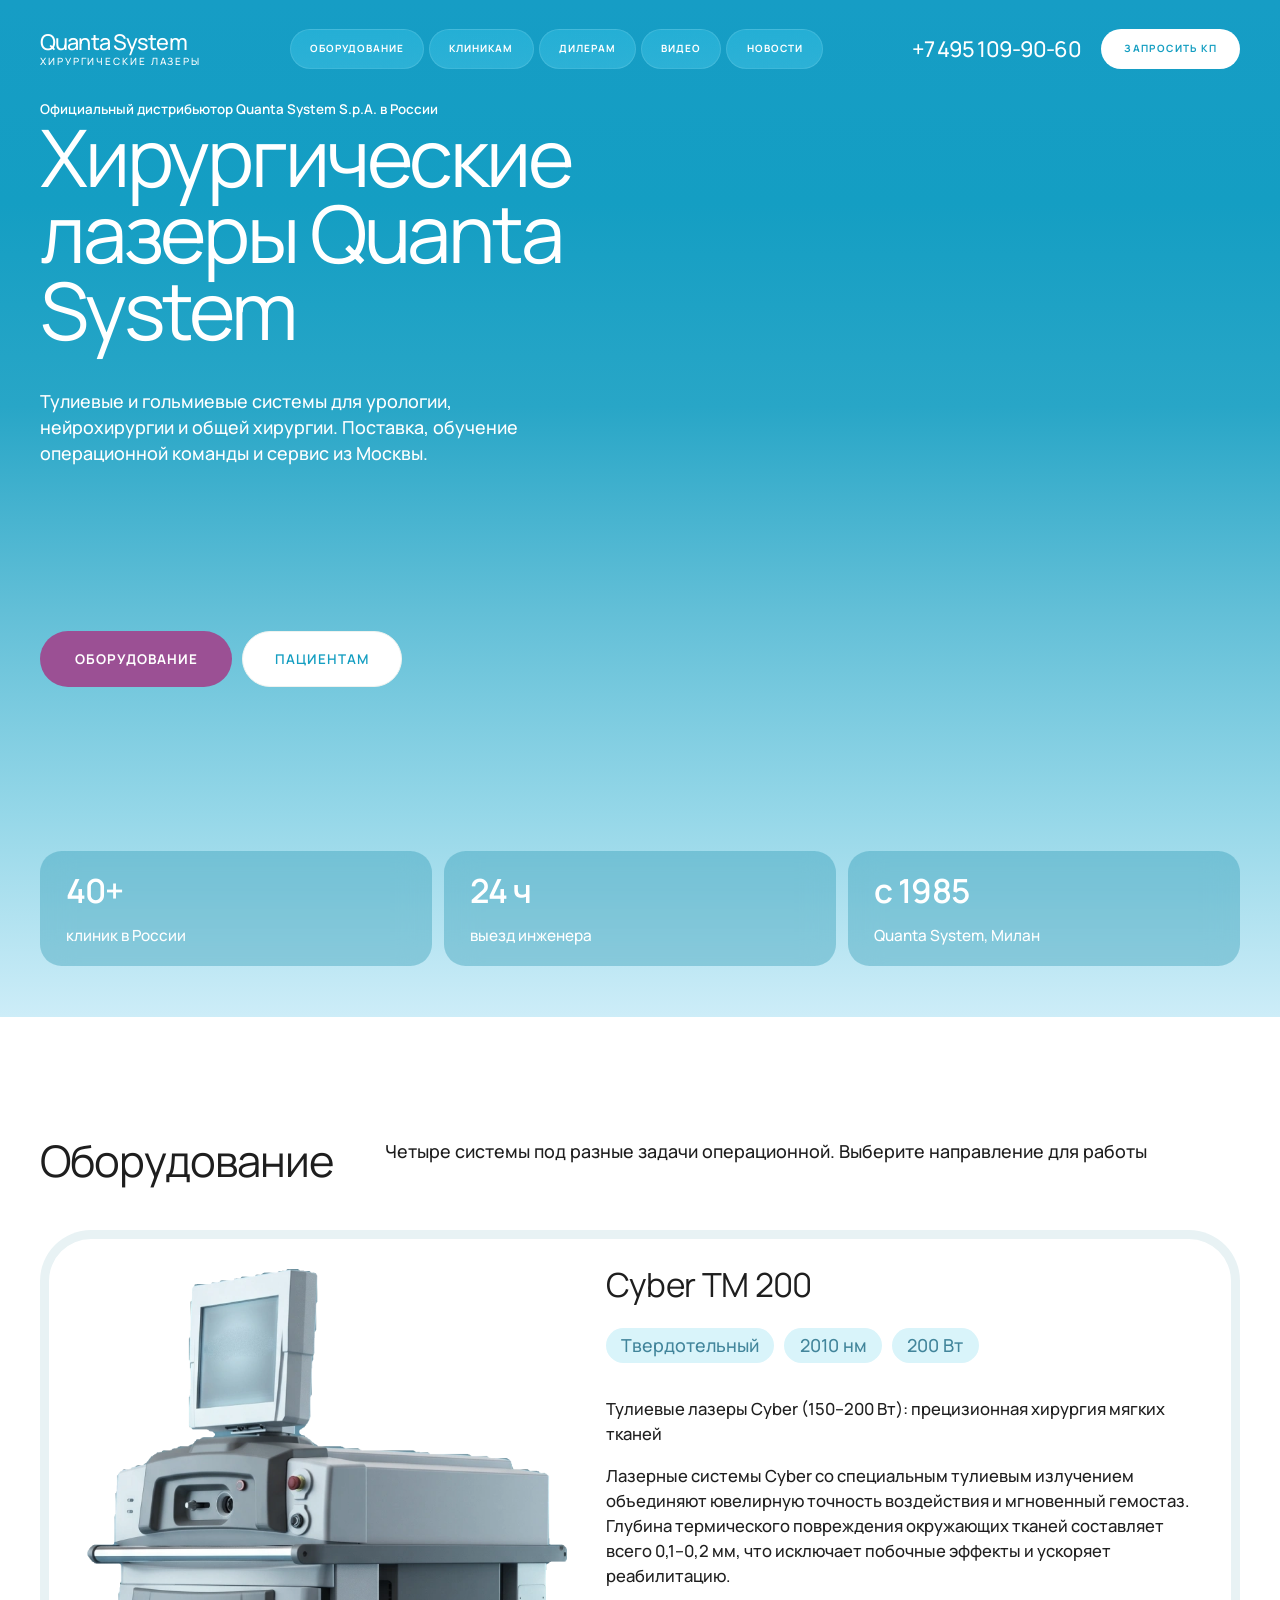
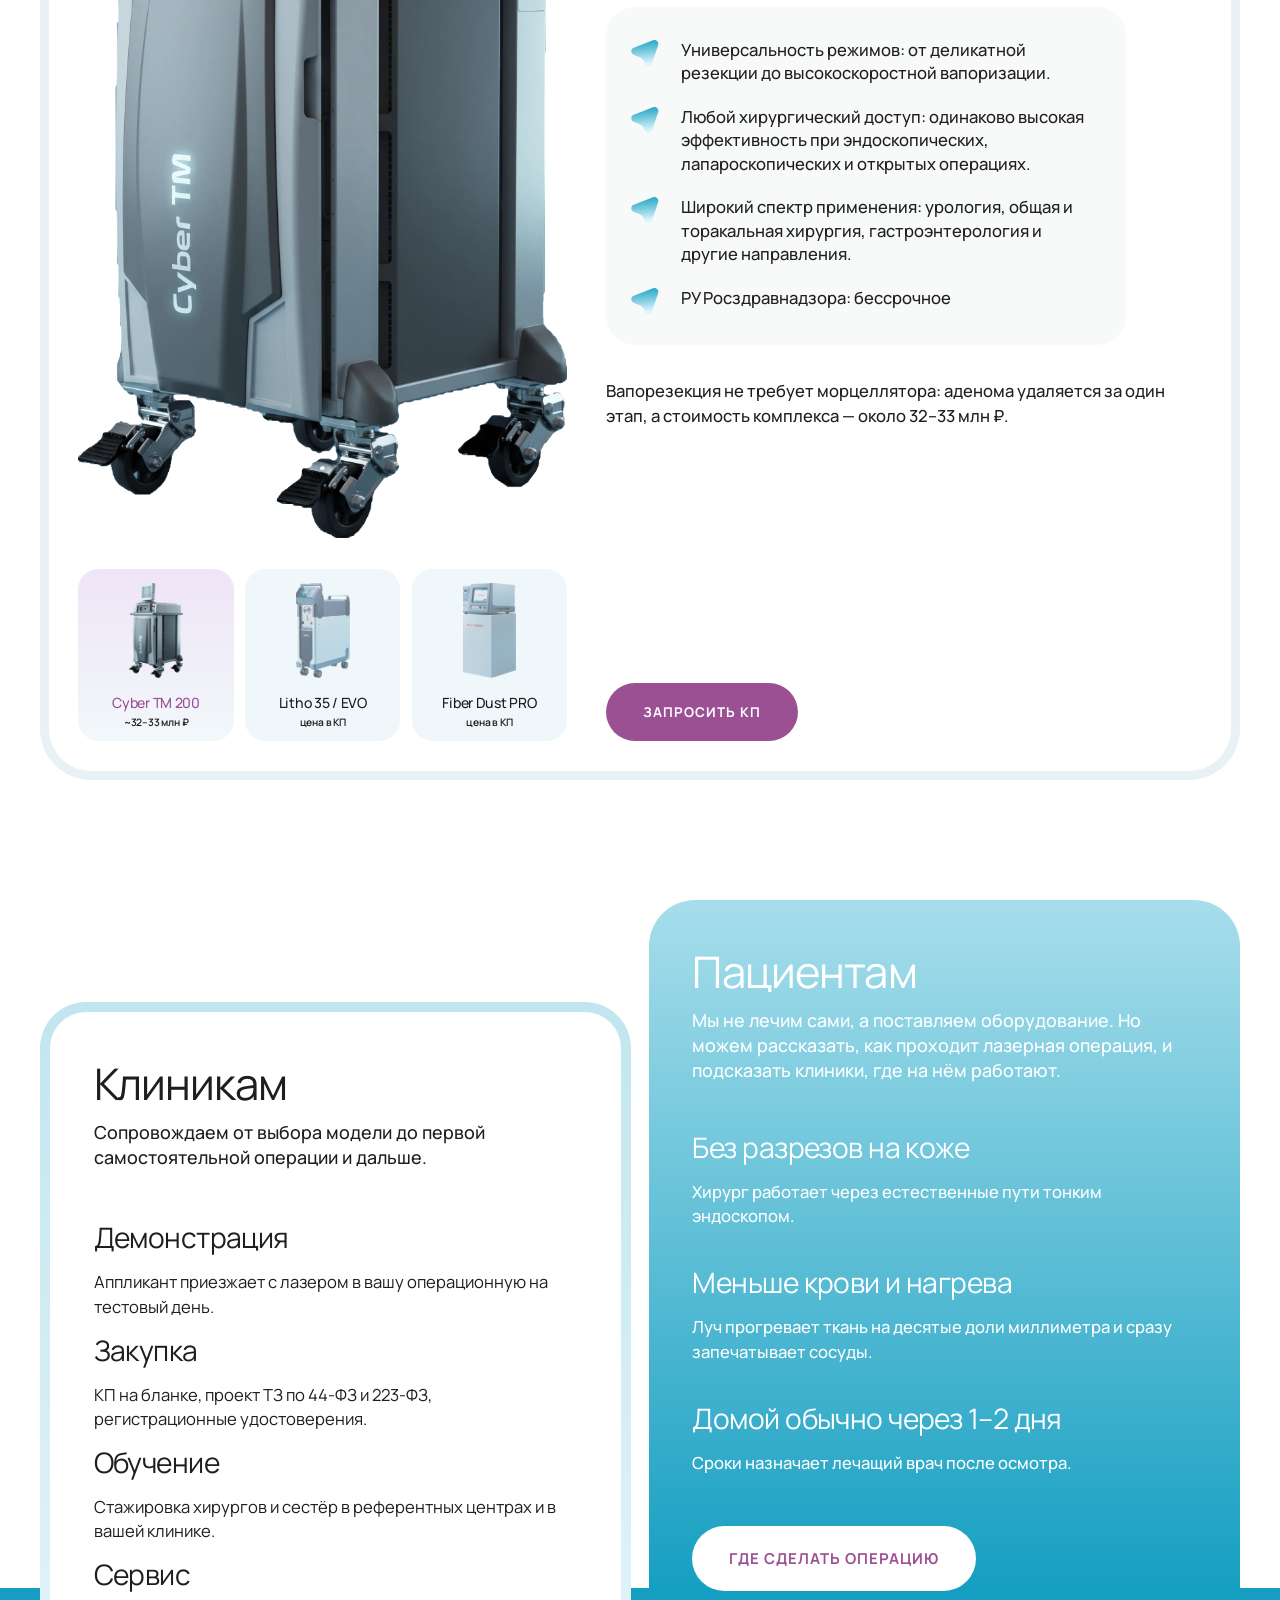
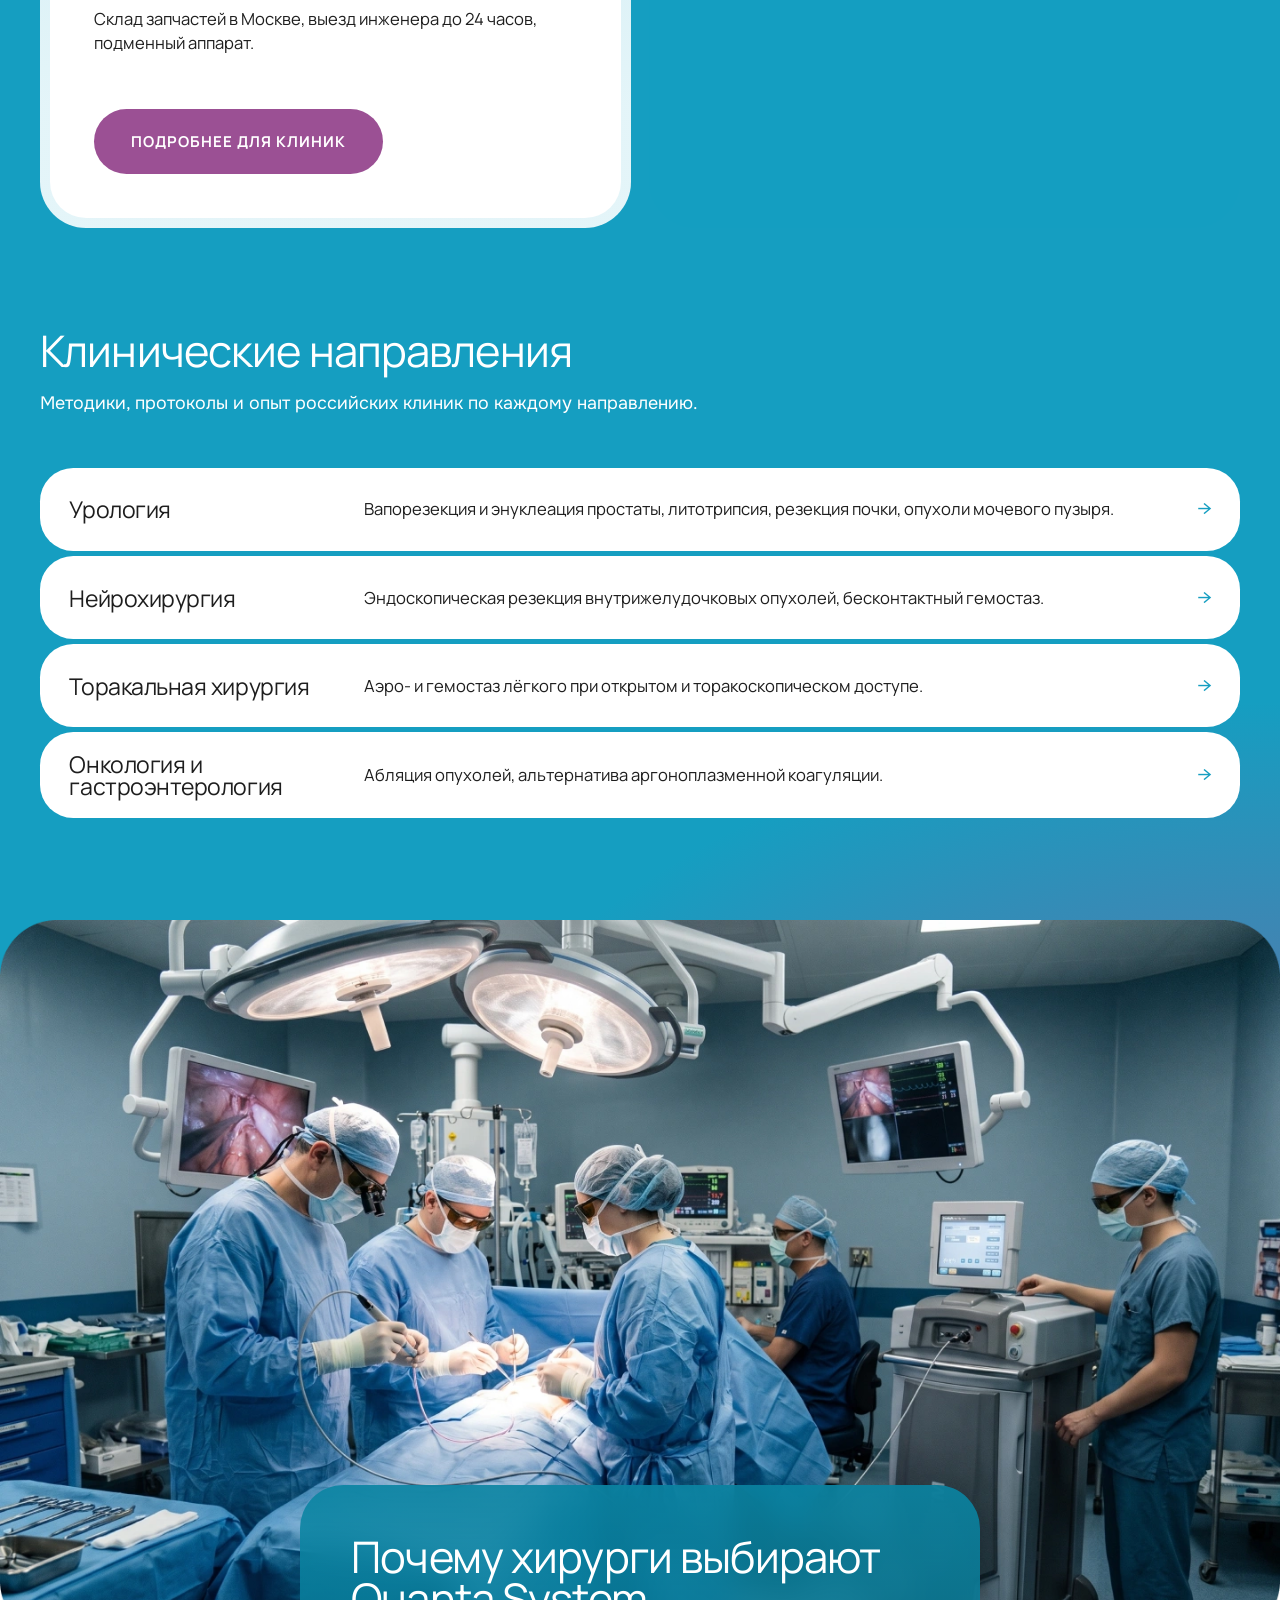
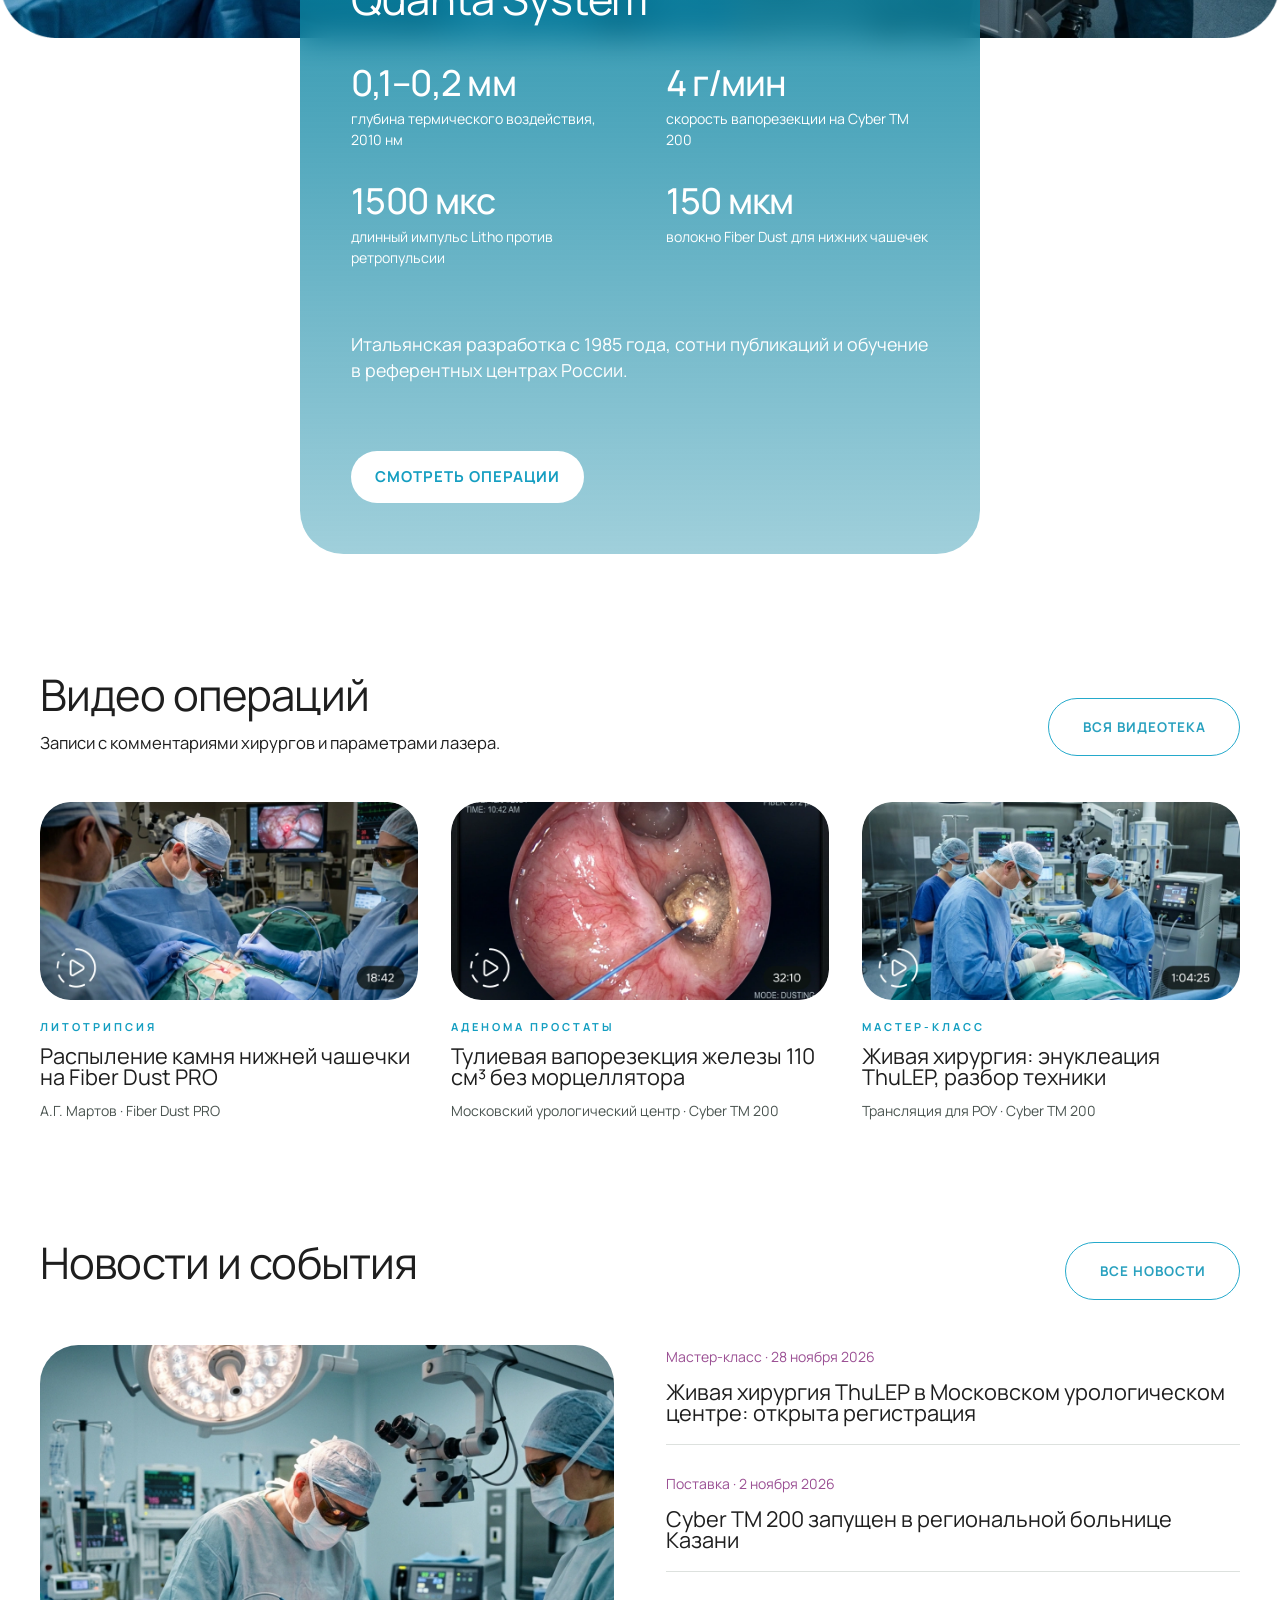
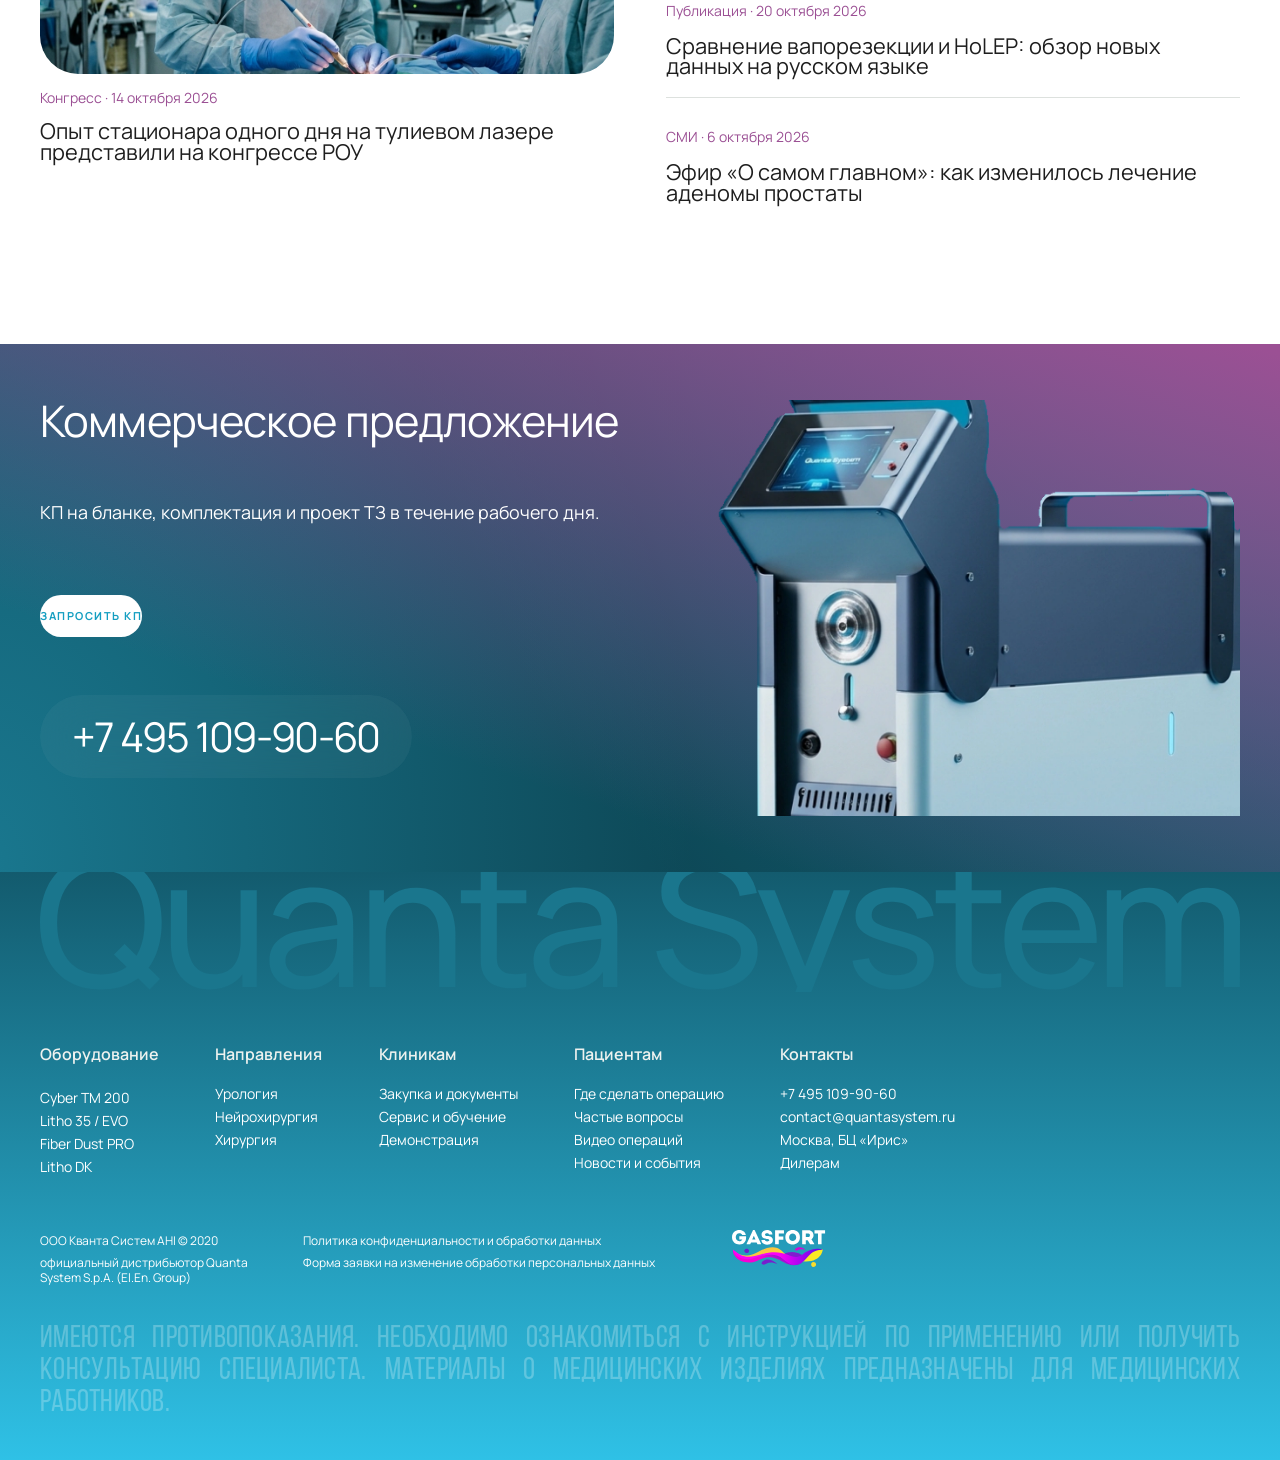
<file: index.html>
<!DOCTYPE html>
<html lang="ru">
<head>
  <meta charset="UTF-8">
  <meta name="viewport" content="width=device-width, initial-scale=1.0">
  <title>Хирургические лазеры Quanta System — Официальный дистрибьютор в России</title>
  <link rel="preconnect" href="https://fonts.googleapis.com">
  <link rel="preconnect" href="https://fonts.gstatic.com" crossorigin>
  <link href="https://fonts.googleapis.com/css2?family=Manrope:wght@400;500;600;700;800&display=swap" rel="stylesheet">
  <link rel="stylesheet" href="styles.css">
</head>
<body>

  <!-- ========================================================================
       SECTION 1: HERO & HEADER (Figma Node 47:3579 Frame 8)
       ======================================================================== -->
  <section class="section-hero" id="hero">
    <div class="hero-container">

      <!-- HEADER NAVIGATION (Figma 47:3604 Frame 24) -->
      <header class="header">
        <a href="#" class="header-logo" aria-label="Quanta System">
          <span class="header-logo-title">Quanta System</span>
          <span class="header-logo-sub">Хирургические лазеры</span>
        </a>

        <nav class="header-nav" aria-label="Основное меню">
          <ul class="header-menu" id="header-menu">
            <li><a href="#equipment" class="header-menu-link">Оборудование</a></li>
            <li><a href="#clinics" class="header-menu-link">Клиникам</a></li>
            <li><a href="#dealers" class="header-menu-link">Дилерам</a></li>
            <li><a href="#video" class="header-menu-link">Видео</a></li>
            <li><a href="#news" class="header-menu-link">Новости</a></li>
          </ul>
        </nav>

        <div class="header-right">
          <a href="tel:+74951099060" class="header-phone">+7 495 109-90-60</a>
          <button type="button" class="header-cta-btn" onclick="alert('Заявка на КП: выберите оборудование или свяжитесь с нами.');">Запросить КП</button>
          <button type="button" class="header-burger" aria-label="Меню" aria-expanded="false" aria-controls="header-menu">
            <span></span><span></span><span></span>
          </button>
        </div>
      </header>

      <!-- HERO MAIN TEXT BLOCK (Figma 47:3584 Frame 5) -->
      <div class="hero-text-block">
        <div class="hero-title-group">
          <p class="hero-distributor-badge">Официальный дистрибьютор Quanta System S.p.A. в России</p>
          <h1 class="hero-title">Хирургические лазеры Quanta System</h1>
        </div>
        <p class="hero-desc">Тулиевые и гольмиевые системы для урологии, нейрохирургии и общей хирургии. Поставка, обучение операционной команды и сервис из Москвы.</p>
      </div>

      <!-- SEGMENTED SWITCHER (Figma 47:3599 Frame 9) -->
      <div class="hero-switcher">
        <a href="#equipment" class="hero-switch-btn active">Оборудование</a>
        <a href="#patients" class="hero-switch-btn secondary">Пациентам</a>
      </div>

      <!-- CENTER LASER MACHINE COMPOSITION (Figma 47:3581 Frame 7) -->
      <div class="hero-laser-wrap">
        <video class="hero-laser-video" autoplay loop muted playsinline aria-hidden="true">
          <source src="assets/rotation.mp4" type="video/mp4">
        </video>
      </div>

      <!-- RIGHT METRICS CARDS (Figma 47:3589 Frame 3) -->
      <div class="hero-metrics-list">
        <div class="hero-metric-card">
          <span class="hero-metric-val">40+</span>
          <span class="hero-metric-label">клиник в России</span>
        </div>
        <div class="hero-metric-card">
          <span class="hero-metric-val">24 ч</span>
          <span class="hero-metric-label">выезд инженера</span>
        </div>
        <div class="hero-metric-card">
          <span class="hero-metric-val">с 1985</span>
          <span class="hero-metric-label">Quanta System, Милан</span>
        </div>
      </div>

    </div>
  </section>

  <!-- ========================================================================
       SECTION 2: EQUIPMENT CATALOG & SWITCHER (Figma Node 50:4045 Frame 116)
       ======================================================================== -->
  <section class="section-equipment" id="equipment">
    <div class="equipment-container">

      <!-- Section Header (Frame 115: title + subtitle, gap 351) -->
      <div class="equipment-header">
        <h2 class="equipment-title">Оборудование</h2>
        <p class="equipment-subtitle">Четыре системы под разные задачи операционной. Выберите направление для работы</p>
      </div>

      <!-- Showcase Card (Rectangle 20: 1360x1192, 9px stroke #E8F2F4, radius 51) -->
      <div class="equipment-showcase-card">
        <!-- Model photo: one 361x642 slot, three systems crossfading in place -->
        <div class="model-photos">
          <img src="assets/model-cyber-tm-large.webp" alt="Cyber TM 200" class="model-large-img is-active" width="361" height="642">
          <img src="assets/model-litho-large.webp" alt="Litho 35 / EVO" class="model-large-img" width="361" height="642">
          <img src="assets/model-fiber-dust-large.webp" alt="Fiber Dust PRO" class="model-large-img" width="361" height="642">
        </div>

        <!-- Right specs column (Frame 95) — Cyber TM 200 -->
        <div class="model-specs-col is-active">
          <!-- Frame 93: itemSpacing 46px -->
          <div class="model-specs-top">
            <!-- Frame 86: title + badges, itemSpacing 27px -->
            <div class="model-specs-header">
              <h3 class="model-name">Cyber TM 200</h3>
              <div class="model-badges-row">
                <span class="model-badge">Твердотельный</span>
                <span class="model-badge">2010 нм</span>
                <span class="model-badge">200 Вт</span>
              </div>
            </div>

            <!-- Frame 92: lead + body + features box, itemSpacing 22px -->
            <div class="model-specs-body">
              <p class="model-lead-text">Тулиевые лазеры Cyber (150–200 Вт): прецизионная хирургия мягких тканей</p>
              <p class="model-body-text">Лазерные системы Cyber со специальным тулиевым излучением объединяют ювелирную точность воздействия и мгновенный гемостаз. Глубина термического повреждения окружающих тканей составляет всего 0,1–0,2 мм, что исключает побочные эффекты и ускоряет реабилитацию.</p>

              <!-- Features Box (Frame 91: padding 35px 30px, itemSpacing 22px) -->
              <div class="model-features-box">
                <div class="model-feature-item">
                  <img src="assets/feature-diamond.svg" alt="" width="28" height="27" class="model-feature-icon">
                  <span class="model-feature-text">Универсальность режимов: от деликатной резекции до высокоскоростной вапоризации.</span>
                </div>
                <div class="model-feature-item">
                  <img src="assets/feature-diamond.svg" alt="" width="28" height="27" class="model-feature-icon">
                  <span class="model-feature-text">Любой хирургический доступ: одинаково высокая эффективность при эндоскопических, лапароскопических и открытых операциях.</span>
                </div>
                <div class="model-feature-item">
                  <img src="assets/feature-diamond.svg" alt="" width="28" height="27" class="model-feature-icon">
                  <span class="model-feature-text">Широкий спектр применения: урология, общая и торакальная хирургия, гастроэнтерология и другие направления.</span>
                </div>
                <div class="model-feature-item">
                  <img src="assets/feature-diamond.svg" alt="" width="28" height="27" class="model-feature-icon">
                  <span class="model-feature-text">РУ Росздравнадзора: бессрочное</span>
                </div>
              </div>
            </div>
          </div>

          <p class="model-body-text">Вапорезекция не требует морцеллятора: аденома удаляется за один этап, а стоимость комплекса — около 32–33 млн ₽.</p>

          <!-- Frame 94 / Link -->
          <button type="button" class="model-cta-btn" onclick="alert('Заявка на Cyber TM 200 принята.');">ЗАПРОСИТЬ КП</button>
        </div>

        <!-- Right specs column (Frame 95) — Litho 35 / EVO -->
        <div class="model-specs-col">
          <div class="model-specs-top">
            <div class="model-specs-header">
              <h3 class="model-name">Litho 35 / EVO</h3>
              <div class="model-badges-row">
                <span class="model-badge">Гольмиевый</span>
                <span class="model-badge">2100 нм</span>
                <span class="model-badge">35 Вт</span>
              </div>
            </div>

            <div class="model-specs-body">
              <p class="model-lead-text">Гольмиевые лазеры Litho (30–35 Вт): литотрипсия сверхплотных камней без ретропульсии</p>
              <p class="model-body-text">Гольмиевый комплекс Litho 35 / EVO работает на длине волны 2100 нм: длительность импульса до 1500 мкс и пиковая мощность до 10 кВт. Технология Zero Retropulsion удерживает камень в фокусе волокна, поэтому сверхплотные конкременты дробятся на месте, без отдачи и лишних проходов.</p>

              <div class="model-features-box">
                <div class="model-feature-item">
                  <img src="assets/feature-diamond.svg" alt="" width="28" height="27" class="model-feature-icon">
                  <span class="model-feature-text">Zero Retropulsion: камень остаётся в фокусе волокна, ретроградное смещение исключено.</span>
                </div>
                <div class="model-feature-item">
                  <img src="assets/feature-diamond.svg" alt="" width="28" height="27" class="model-feature-icon">
                  <span class="model-feature-text">Импульс до 1500 мкс и пиковая мощность до 10 кВт: дробит конкременты плотностью выше 1200 HU.</span>
                </div>
                <div class="model-feature-item">
                  <img src="assets/feature-diamond.svg" alt="" width="28" height="27" class="model-feature-icon">
                  <span class="model-feature-text">Режимы dusting и фрагментации: от микропыли до фрагментов под извлечение щипцами.</span>
                </div>
                <div class="model-feature-item">
                  <img src="assets/feature-diamond.svg" alt="" width="28" height="27" class="model-feature-icon">
                  <span class="model-feature-text">РУ Росздравнадзора: бессрочное</span>
                </div>
              </div>
            </div>
          </div>

          <p class="model-body-text">Один аппарат закрывает всю литотрипсию клиники: длинный импульс снижает расход волокон и время операции.</p>

          <button type="button" class="model-cta-btn" onclick="alert('Заявка на Litho 35 / EVO принята.');">ЗАПРОСИТЬ КП</button>
        </div>

        <!-- Right specs column (Frame 95) — Fiber Dust PRO -->
        <div class="model-specs-col">
          <div class="model-specs-top">
            <div class="model-specs-header">
              <h3 class="model-name">Fiber Dust PRO</h3>
              <div class="model-badges-row">
                <span class="model-badge">Волоконный</span>
                <span class="model-badge">1940 нм</span>
                <span class="model-badge">2500 Гц</span>
              </div>
            </div>

            <div class="model-specs-body">
              <p class="model-lead-text">Тулиевый волоконный Fiber Dust PRO (1940 нм): ультра-пыль камней и гибкая RIRS</p>
              <p class="model-body-text">Fiber Dust PRO — тулиевый волоконный лазер (TFL) с длиной волны 1940 нм, мощностью до 60 Вт и частотой до 2500 Гц. Сверхтонкие световоды от 150 мкм доходят до нижних чашечек почки, а высокочастотный режим распыляет камень в микропыль, которая выводится с мочой.</p>

              <div class="model-features-box">
                <div class="model-feature-item">
                  <img src="assets/feature-diamond.svg" alt="" width="28" height="27" class="model-feature-icon">
                  <span class="model-feature-text">Частота до 2500 Гц: камень распыляется в микропыль, а не раскалывается на острые осколки.</span>
                </div>
                <div class="model-feature-item">
                  <img src="assets/feature-diamond.svg" alt="" width="28" height="27" class="model-feature-icon">
                  <span class="model-feature-text">Световоды от 150 мкм: доступ к нижним чашечкам почки при гибкой уретерореноскопии.</span>
                </div>
                <div class="model-feature-item">
                  <img src="assets/feature-diamond.svg" alt="" width="28" height="27" class="model-feature-icon">
                  <span class="model-feature-text">1940 нм — пик поглощения водой: минимальная зона повреждения и предсказуемый гемостаз.</span>
                </div>
                <div class="model-feature-item">
                  <img src="assets/feature-diamond.svg" alt="" width="28" height="27" class="model-feature-icon">
                  <span class="model-feature-text">РУ Росздравнадзора: бессрочное</span>
                </div>
              </div>
            </div>
          </div>

          <p class="model-body-text">Работает с существующей гибкой оптикой: волокна от 150 мкм не требуют замены эндоскопической стойки.</p>

          <button type="button" class="model-cta-btn" onclick="alert('Заявка на Fiber Dust PRO принята.');">ЗАПРОСИТЬ КП</button>
        </div>

        <!-- Model switcher (Frame 81: 509x226.94, three 162.1px cards) -->
        <div class="equipment-models-grid">
          <button type="button" class="model-thumb-card active" data-model="0" aria-pressed="true">
            <img src="assets/thumb-cyber-tm.webp" alt="Cyber TM 200" class="model-thumb-img" width="60" height="106">
            <div class="model-thumb-info">
              <span class="model-thumb-title">Cyber TM 200</span>
              <span class="model-thumb-price">~32–33 млн ₽</span>
            </div>
          </button>
          <button type="button" class="model-thumb-card" data-model="1" aria-pressed="false">
            <img src="assets/thumb-litho-35.webp" alt="Litho 35 / EVO" class="model-thumb-img" width="60" height="106">
            <div class="model-thumb-info">
              <span class="model-thumb-title">Litho 35 / EVO</span>
              <span class="model-thumb-price">цена в КП</span>
            </div>
          </button>
          <button type="button" class="model-thumb-card" data-model="2" aria-pressed="false">
            <img src="assets/thumb-fiber-dust.webp" alt="Fiber Dust PRO" class="model-thumb-img" width="60" height="106">
            <div class="model-thumb-info">
              <span class="model-thumb-title">Fiber Dust PRO</span>
              <span class="model-thumb-price">цена в КП</span>
            </div>
          </button>
        </div>
      </div>
    </div>
  </section>

  <!-- ========================================================================
       SECTION 3: BENTO COMPARISON + DIRECTIONS + WHY SURGEONS
       (Figma Node 50:4040 Frame 112)
       ======================================================================== -->
  <section class="section-applications" id="clinics">
    <div class="sec3-bg" aria-hidden="true"></div>

    <div class="applications-container">

      <!-- Bento: Клиникам (left, y=181) + Пациентам (right, y=0) -->
      <div class="bento-comparison-grid">
        <!-- Frame 108: Клиникам (white card, 10px gradient stroke) -->
        <div class="bento-card bento-card-clinics">
          <div class="bento-header">
            <h2 class="bento-title">Клиникам</h2>
            <p class="bento-desc">Сопровождаем от выбора модели до первой самостоятельной операции и дальше.</p>
          </div>
          <div class="bento-steps">
            <div class="bento-item">
              <h3 class="bento-item-title">Демонстрация</h3>
              <p class="bento-item-desc">Аппликант приезжает с лазером в вашу операционную на тестовый день.</p>
            </div>
            <div class="bento-item">
              <h3 class="bento-item-title">Закупка</h3>
              <p class="bento-item-desc">КП на бланке, проект ТЗ по 44-ФЗ и 223-ФЗ, регистрационные удостоверения.</p>
            </div>
            <div class="bento-item">
              <h3 class="bento-item-title">Обучение</h3>
              <p class="bento-item-desc">Стажировка хирургов и сестёр в референтных центрах и в вашей клинике.</p>
            </div>
            <div class="bento-item">
              <h3 class="bento-item-title">Сервис</h3>
              <p class="bento-item-desc">Склад запчастей в Москве, выезд инженера до 24 часов, подменный аппарат.</p>
            </div>
          </div>
          <a href="#equipment" class="bento-cta bento-cta-purple">подробнее для клиник</a>
        </div>

        <!-- Frame 109: Пациентам (gradient card) -->
        <div class="bento-card bento-card-patients">
          <div class="bento-header">
            <h2 class="bento-title">Пациентам</h2>
            <p class="bento-desc">Мы не лечим сами, а поставляем оборудование. Но можем рассказать, как проходит лазерная операция, и подсказать клиники, где на нём работают.</p>
          </div>
          <div class="bento-features">
            <div class="bento-item">
              <h3 class="bento-item-title">Без разрезов на коже</h3>
              <p class="bento-item-desc">Хирург работает через естественные пути тонким эндоскопом.</p>
            </div>
            <div class="bento-item">
              <h3 class="bento-item-title">Меньше крови и нагрева</h3>
              <p class="bento-item-desc">Луч прогревает ткань на десятые доли миллиметра и сразу запечатывает сосуды.</p>
            </div>
            <div class="bento-item">
              <h3 class="bento-item-title">Домой обычно через 1–2 дня</h3>
              <p class="bento-item-desc">Сроки назначает лечащий врач после осмотра.</p>
            </div>
          </div>
          <a href="#dealers" class="bento-cta bento-cta-white">Где сделать операцию</a>
        </div>
      </div>

      <!-- Frame 57: Клинические направления -->
      <div class="directions-block">
        <div class="directions-header">
          <h2 class="directions-title">Клинические направления</h2>
          <p class="directions-subtitle">Методики, протоколы и опыт российских клиник по каждому направлению.</p>
        </div>
        <div class="directions-list">
          <a href="#equipment" class="direction-row">
            <span class="direction-name">Урология</span>
            <span class="direction-desc">Вапорезекция и энуклеация простаты, литотрипсия, резекция почки, опухоли мочевого пузыря.</span>
            <span class="direction-arrow">→</span>
          </a>
          <a href="#equipment" class="direction-row">
            <span class="direction-name">Нейрохирургия</span>
            <span class="direction-desc">Эндоскопическая резекция внутрижелудочковых опухолей, бесконтактный гемостаз.</span>
            <span class="direction-arrow">→</span>
          </a>
          <a href="#equipment" class="direction-row">
            <span class="direction-name">Торакальная хирургия</span>
            <span class="direction-desc">Аэро- и гемостаз лёгкого при открытом и торакоскопическом доступе.</span>
            <span class="direction-arrow">→</span>
          </a>
          <a href="#equipment" class="direction-row">
            <span class="direction-name">Онкология и гастроэнтерология</span>
            <span class="direction-desc">Абляция опухолей, альтернатива аргоноплазменной коагуляции.</span>
            <span class="direction-arrow">→</span>
          </a>
        </div>
      </div>

    </div>

    <!-- Frame 105: Почему хирурги выбирают Quanta System -->
    <div class="why-surgeons">
      <img src="assets/why-surgeons-bg.webp" alt="Операционная Quanta System" class="why-surgeons-photo" width="1440" height="808">
      <div class="why-surgeons-card">
        <h2 class="why-surgeons-title">Почему хирурги выбирают Quanta System</h2>
        <div class="why-stats">
          <div class="why-stat">
            <span class="why-stat-value">0,1–0,2 мм</span>
            <span class="why-stat-desc">глубина термического воздействия, 2010 нм</span>
          </div>
          <div class="why-stat">
            <span class="why-stat-value">4 г/мин</span>
            <span class="why-stat-desc">скорость вапорезекции на Cyber TM 200</span>
          </div>
          <div class="why-stat">
            <span class="why-stat-value">1500 мкс</span>
            <span class="why-stat-desc">длинный импульс Litho против ретропульсии</span>
          </div>
          <div class="why-stat">
            <span class="why-stat-value">150 мкм</span>
            <span class="why-stat-desc">волокно Fiber Dust для нижних чашечек</span>
          </div>
        </div>
        <p class="why-surgeons-text">Итальянская разработка с 1985 года, сотни публикаций и обучение в референтных центрах России.</p>
        <a href="#video" class="why-surgeons-btn">Смотреть операции</a>
      </div>
    </div>
  </section>

  <!-- ========================================================================
       SECTION 4: SURGICAL VIDEOS (Figma Node 50:4032 Frame 104)
       ======================================================================== -->
  <section class="section-videos" id="video">
    <div class="videos-container">
      <div class="videos-header">
        <div class="videos-title-group">
          <h2 class="videos-title">Видео операций</h2>
          <p class="videos-subtitle">Записи с комментариями хирургов и параметрами лазера.</p>
        </div>
        <a href="#video" class="videos-all-link">ВСЯ ВИДЕОТЕКА</a>
      </div>

      <div class="videos-cards-grid">
        <!-- Frame 63: Литотрипсия -->
        <article class="video-card">
          <img src="assets/video-thumb-1.webp" alt="Распыление камня нижней чашечки на Fiber Dust PRO"
               class="video-thumb-img" width="428" height="225">
          <div class="video-info">
            <span class="video-tag">Литотрипсия</span>
            <h3 class="video-card-title">Распыление камня нижней чашечки на Fiber Dust PRO</h3>
            <span class="video-author">А.Г. Мартов · Fiber Dust PRO</span>
          </div>
        </article>

        <!-- Frame 64: Аденома простаты -->
        <article class="video-card">
          <img src="assets/video-thumb-2.webp" alt="Тулиевая вапорезекция железы 110 см³ без морцеллятора"
               class="video-thumb-img" width="428" height="225">
          <div class="video-info">
            <span class="video-tag">Аденома простаты</span>
            <h3 class="video-card-title">Тулиевая вапорезекция железы 110 см³ без морцеллятора</h3>
            <span class="video-author">Московский урологический центр · Cyber TM 200</span>
          </div>
        </article>

        <!-- Frame 65: Мастер-класс -->
        <article class="video-card">
          <img src="assets/video-thumb-3.webp" alt="Живая хирургия: энуклеация ThuLEP, разбор техники"
               class="video-thumb-img" width="428" height="225">
          <div class="video-info">
            <span class="video-tag">Мастер-класс</span>
            <h3 class="video-card-title">Живая хирургия: энуклеация ThuLEP, разбор техники</h3>
            <span class="video-author">Трансляция для РОУ · Cyber TM 200</span>
          </div>
        </article>
      </div>
    </div>
  </section>

  <!-- ========================================================================
       SECTION 5: NEWS & EVENTS (Figma Node 50:4027 Frame 100)
       ======================================================================== -->
  <section class="section-news" id="news">
    <div class="news-container">
      <div class="news-header">
        <h2 class="news-main-title">Новости и события</h2>
        <a href="#news" class="news-all-btn">ВСЕ НОВОСТИ</a>
      </div>

      <div class="news-layout-grid">
        <!-- Left Featured Article -->
        <article class="news-featured-card">
          <img src="assets/news-featured.webp" alt="Конгресс РОУ" class="news-featured-img" width="680" height="390">
          <div class="news-featured-info">
            <span class="news-item-category">Конгресс · 14 октября 2026</span>
            <h3 class="news-featured-title">Опыт стационара одного дня на тулиевом лазере представили на конгрессе РОУ</h3>
          </div>
        </article>

        <!-- Right News List -->
        <div class="news-list-side">
          <article class="news-list-item">
            <span class="news-item-category">Мастер-класс · 28 ноября 2026</span>
            <h3 class="news-item-title">Живая хирургия ThuLEP в Московском урологическом центре: открыта регистрация</h3>
          </article>
          <article class="news-list-item">
            <span class="news-item-category">Поставка · 2 ноября 2026</span>
            <h3 class="news-item-title">Cyber TM 200 запущен в региональной больнице Казани</h3>
          </article>
          <article class="news-list-item">
            <span class="news-item-category">Публикация · 20 октября 2026</span>
            <h3 class="news-item-title">Сравнение вапорезекции и HoLEP: обзор новых данных на русском языке</h3>
          </article>
          <article class="news-list-item">
            <span class="news-item-category">СМИ · 6 октября 2026</span>
            <h3 class="news-item-title">Эфир «О самом главном»: как изменилось лечение аденомы простаты</h3>
          </article>
        </div>
      </div>
    </div>
  </section>

  <!-- ========================================================================
       SECTION 6: CTA PROPOSAL + MEGA FOOTER (Figma Node 50:4046 Frame 117)
       ======================================================================== -->
  <section class="section-cta-footer" id="dealers">
    <!-- Commercial Proposal (Frame 97: 1440x540, full-bleed) -->
    <div class="cta-proposal-banner">
      <div class="cta-proposal-inner">
        <img src="assets/cta-laser.webp" alt="Лазерная система Quanta System" class="cta-laser-img" width="631" height="476">
        <h2 class="cta-proposal-title">Коммерческое предложение</h2>
        <p class="cta-proposal-desc">КП на бланке, комплектация и проект ТЗ в течение рабочего дня.</p>
        <a href="tel:+74951099060" class="cta-proposal-phone">+7 495 109-90-60</a>
        <button type="button" class="cta-proposal-btn" onclick="alert('Спасибо! Менеджер подготовит КП в течение рабочего дня.');">Запросить КП</button>
      </div>
    </div>

    <!-- Mega Footer (Frame 96: 1440x556) -->
    <footer class="mega-footer">
      <div class="mega-footer-inner">
        <img class="mega-footer-watermark" src="assets/footer-watermark.svg" alt="" width="1360" height="136">

        <nav class="mega-footer-nav" aria-label="Навигация в подвале">
          <div class="mega-col">
            <span class="mega-col-heading">Оборудование</span>
            <ul class="mega-col-list">
              <li><a href="#equipment">Cyber TM 200</a></li>
              <li><a href="#equipment">Litho 35 / EVO</a></li>
              <li><a href="#equipment">Fiber Dust PRO</a></li>
              <li><a href="#equipment">Litho DK</a></li>
            </ul>
          </div>
          <div class="mega-col">
            <span class="mega-col-heading">Направления</span>
            <ul class="mega-col-list">
              <li><a href="#clinics">Урология</a></li>
              <li><a href="#clinics">Нейрохирургия</a></li>
              <li><a href="#clinics">Хирургия</a></li>
            </ul>
          </div>
          <div class="mega-col">
            <span class="mega-col-heading">Клиникам</span>
            <ul class="mega-col-list">
              <li><a href="#clinics">Закупка и документы</a></li>
              <li><a href="#clinics">Сервис и обучение</a></li>
              <li><a href="#clinics">Демонстрация</a></li>
            </ul>
          </div>
          <div class="mega-col">
            <span class="mega-col-heading">Пациентам</span>
            <ul class="mega-col-list">
              <li><a href="#clinics">Где сделать операцию</a></li>
              <li><a href="#faq">Частые вопросы</a></li>
              <li><a href="#video">Видео операций</a></li>
              <li><a href="#news">Новости и события</a></li>
            </ul>
          </div>
          <div class="mega-col">
            <span class="mega-col-heading">Контакты</span>
            <ul class="mega-col-list">
              <li><a href="tel:+74951099060">+7 495 109-90-60</a></li>
              <li><a href="mailto:contact@quantasystem.ru">contact@quantasystem.ru</a></li>
              <li><span>Москва, БЦ «Ирис»</span></li>
              <li><a href="#dealers">Дилерам</a></li>
            </ul>
          </div>
        </nav>

        <div class="mega-footer-meta">
          <div class="mega-footer-company">
            <p>ООО Кванта Систем AHI © 2020</p>
            <p>официальный дистрибьютор Quanta System S.p.A. (El.En. Group)</p>
          </div>
          <ul class="mega-footer-legal">
            <li><a href="#privacy">Политика конфиденциальности и обработки данных</a></li>
            <li><a href="#consent">Форма заявки на изменение обработки персональных данных</a></li>
          </ul>
          <img class="mega-footer-partner" src="assets/footer-partner.svg" alt="gasfort &amp; partners" width="93" height="37">
        </div>

        <p class="mega-footer-disclaimer">Имеются противопоказания. Необходимо ознакомиться с инструкцией по применению или получить консультацию специалиста. Материалы о медицинских изделиях предназначены для медицинских работников.</p>
      </div>
    </footer>
  </section>

  <script src="assets/hero-video.js" defer></script>
  <script src="assets/equipment.js" defer></script>
  <script src="assets/nav.js" defer></script>
</body>
</html>
</file>
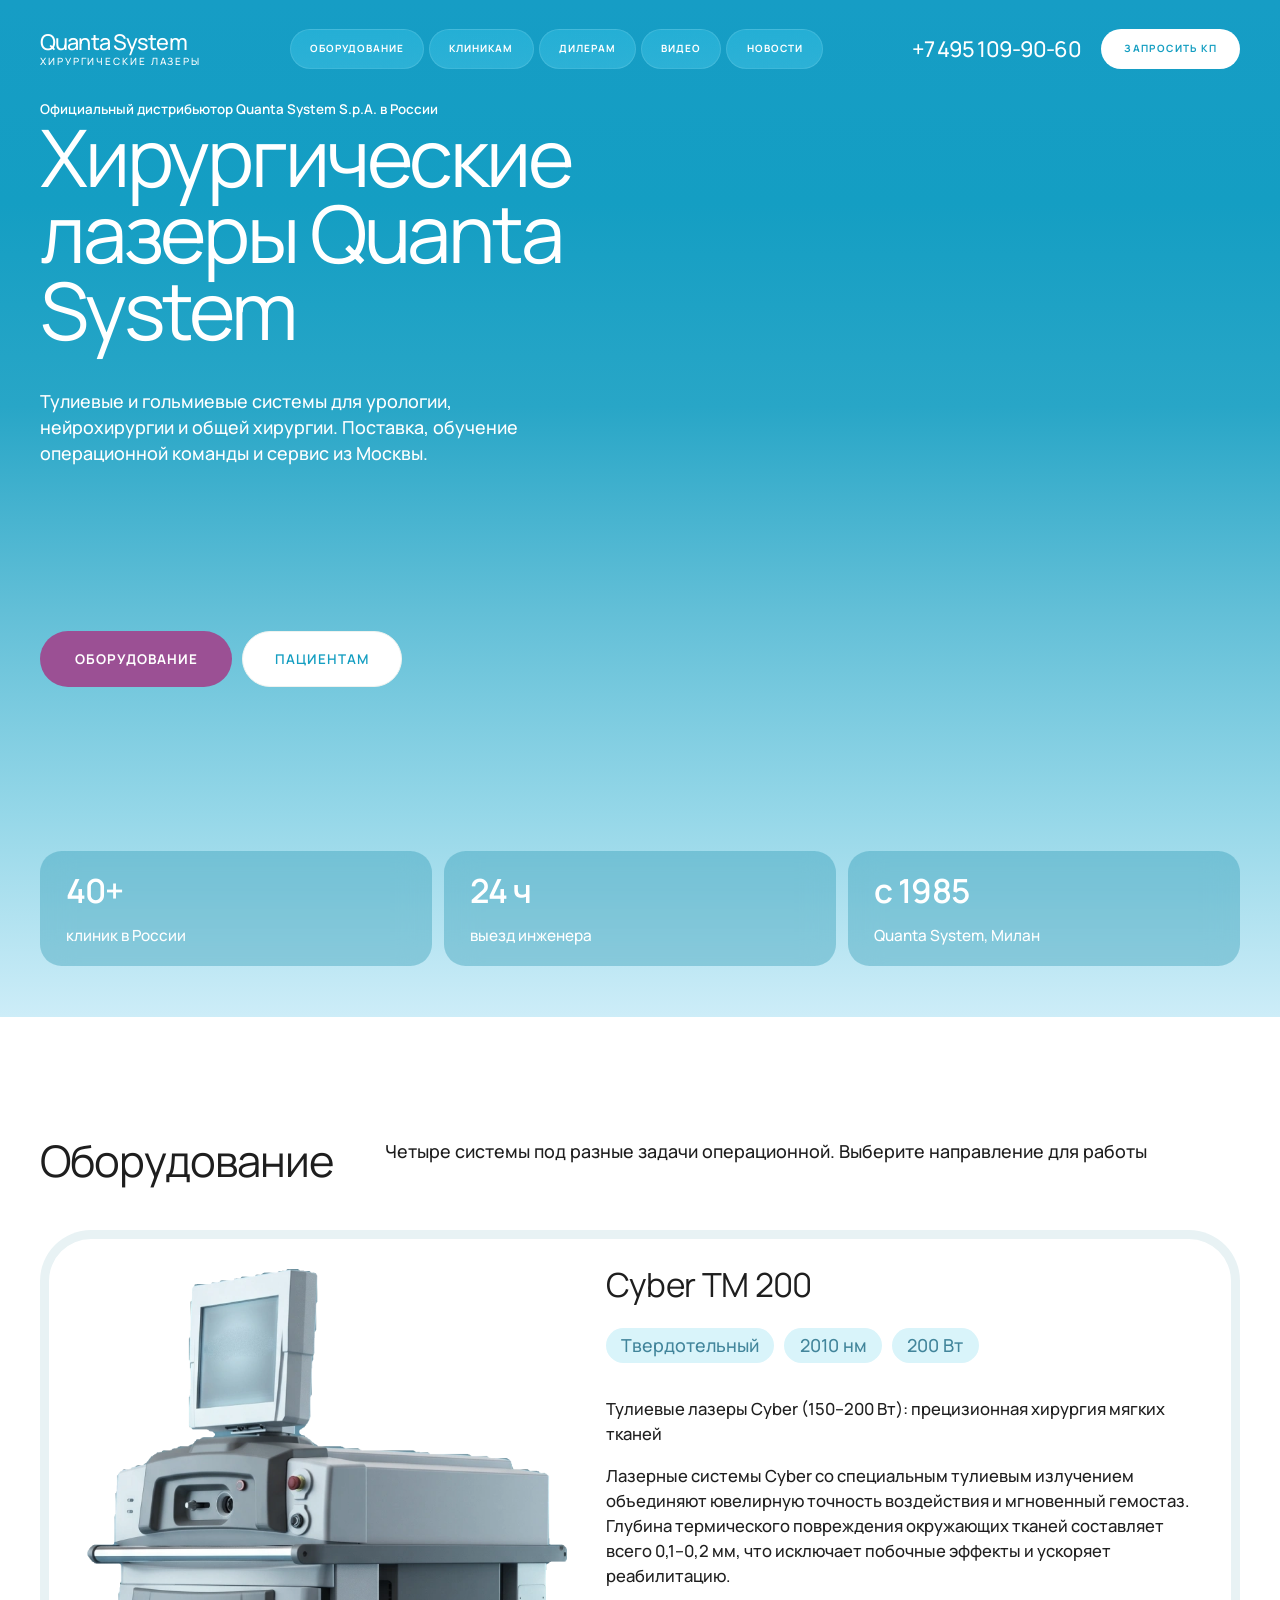
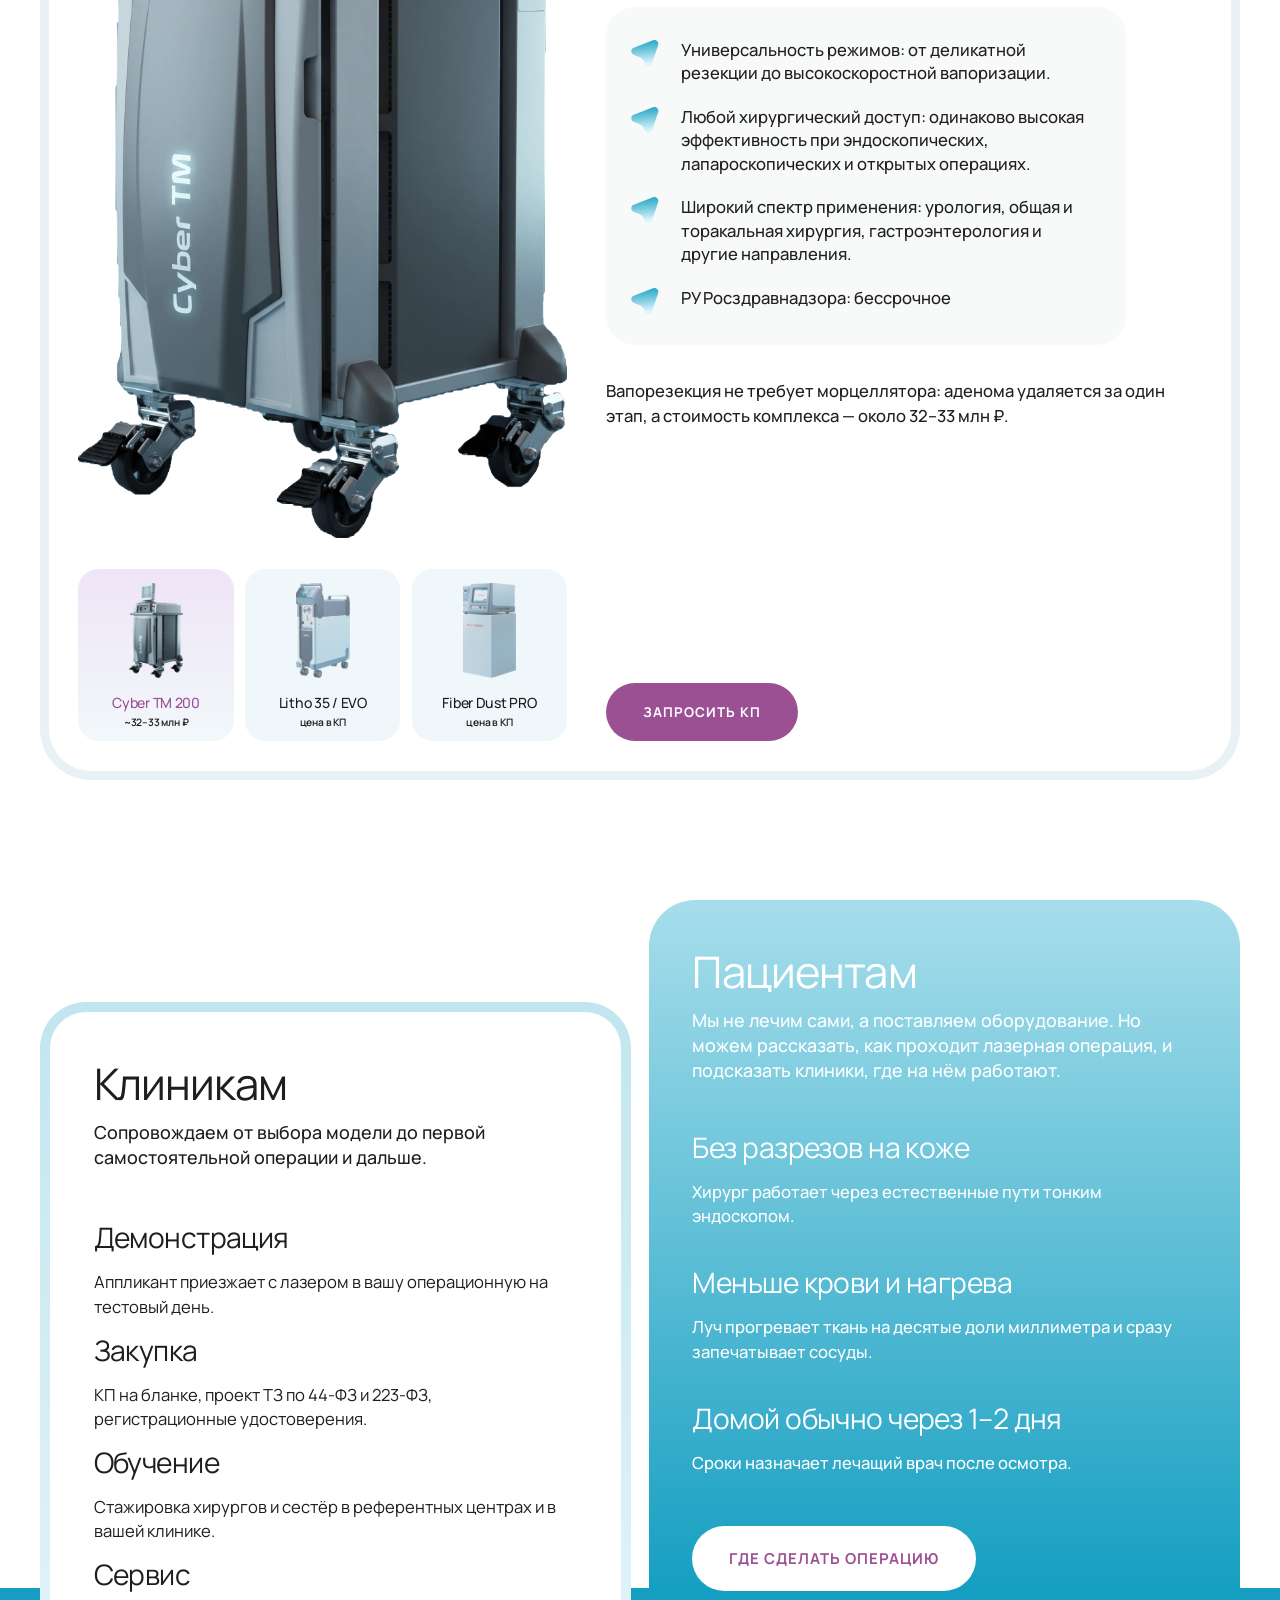
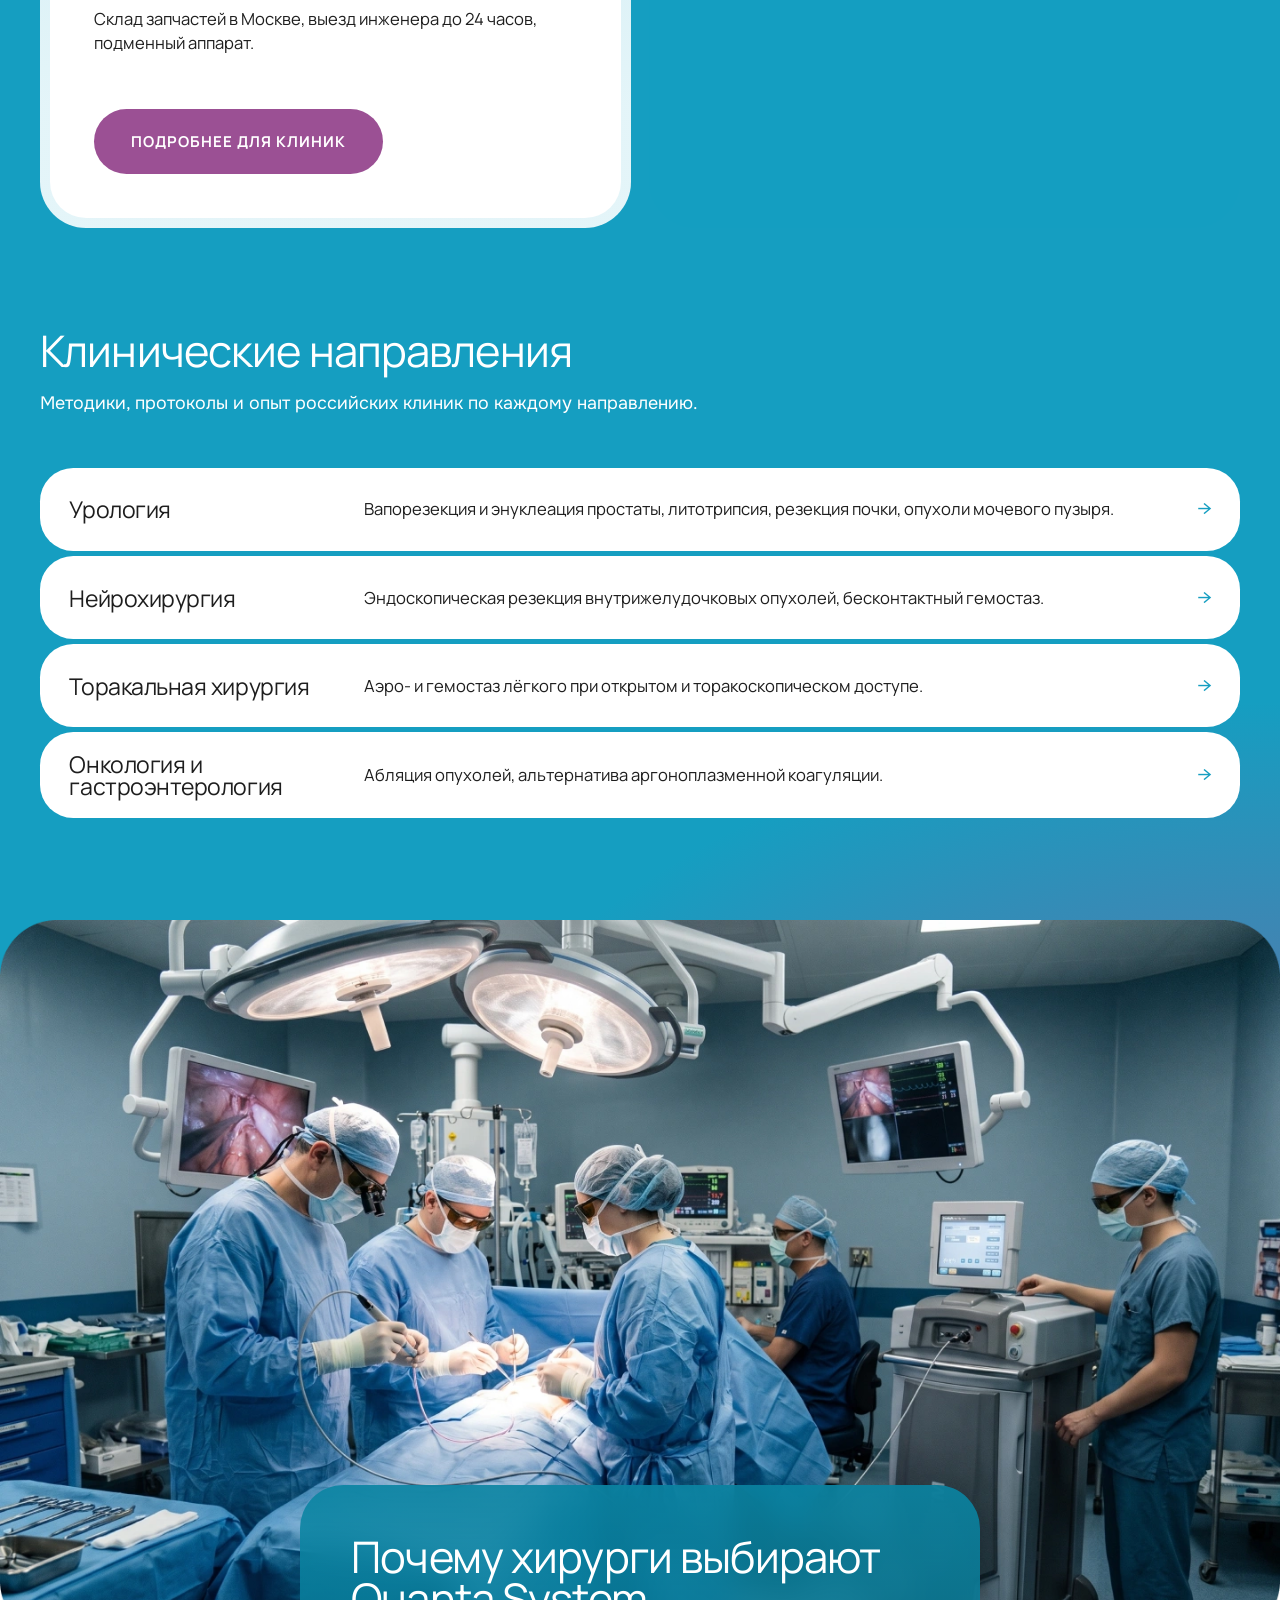
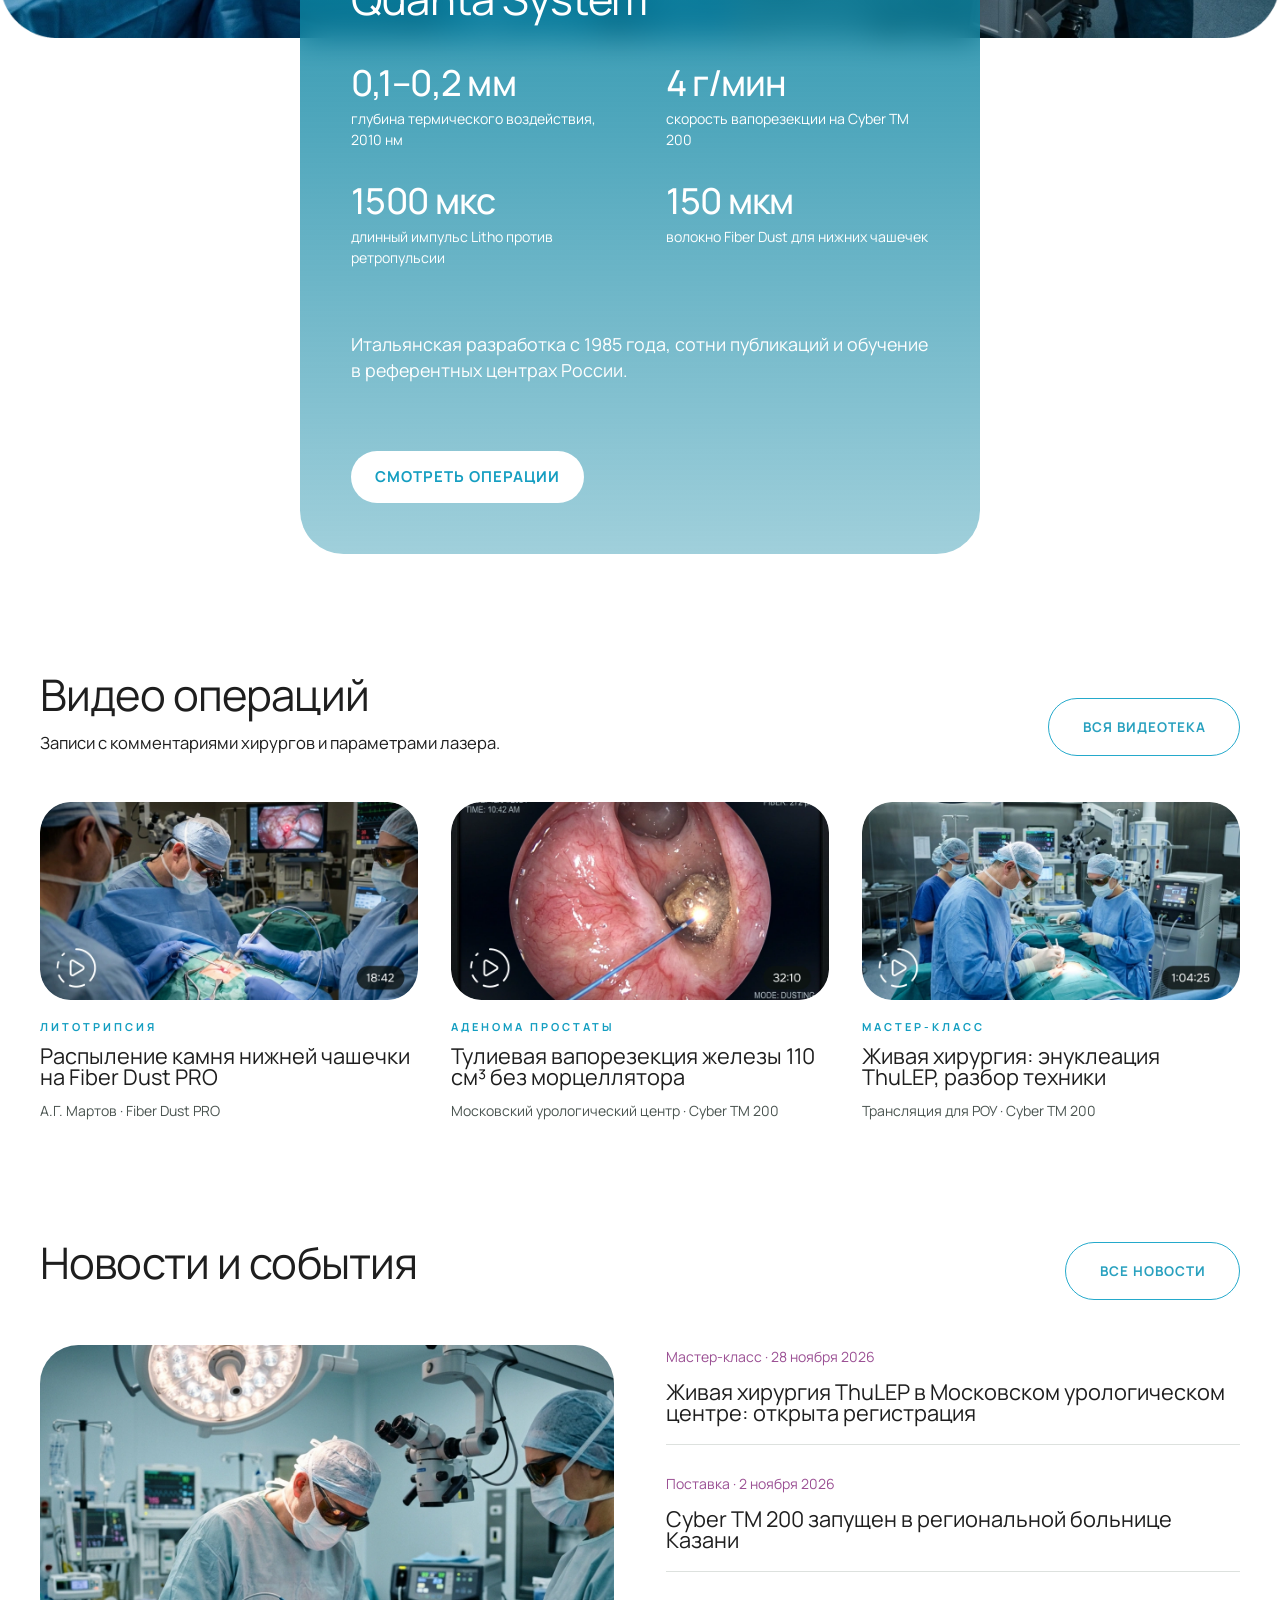
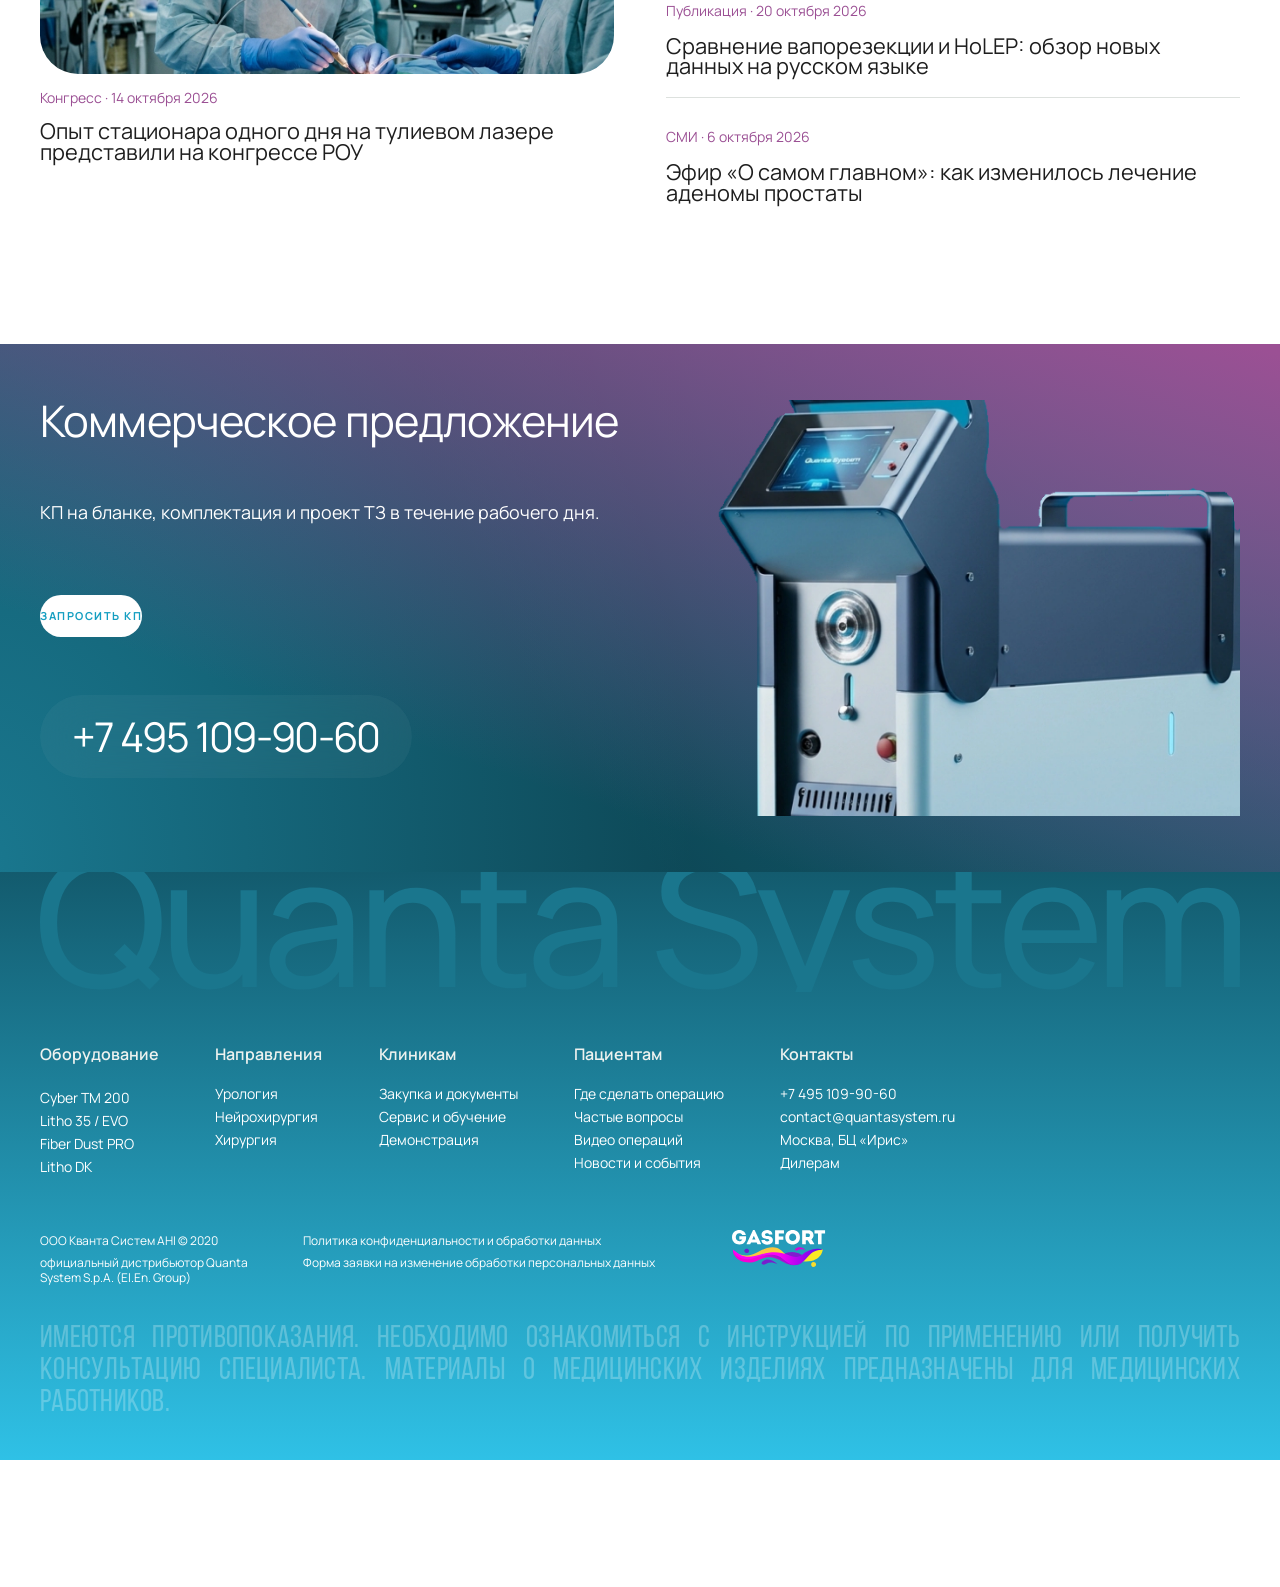
<file: video/index.html>
<!DOCTYPE html>
<html lang="ru">
<head>
  <meta charset="UTF-8">
  <meta http-equiv="refresh" content="0; url=../video.html">
  <link rel="canonical" href="../video.html">
  <title>Quanta System — Версия с видео</title>
</head>
<body>
  <p>Перенаправление на <a href="../video.html">версию с видео</a>...</p>
</body>
</html>
</file>
<file: styles.css>
/* ==========================================================================
   QUANTA SURGICAL LASERS — COMPLETE DESKTOP STYLES
   Exact metrics extracted from Figma MAIN FRAME (Node 47:3566)
   ========================================================================== */

@font-face {
  font-family: "Manrope";
  font-style: normal;
  font-weight: 100 900;
  font-display: swap;
  src: url("assets/fonts/Manrope-Variable.ttf") format("truetype");
}

@font-face {
  font-family: "Onest";
  font-style: normal;
  font-weight: 100 900;
  font-display: swap;
  src: url("assets/fonts/Onest-Variable.ttf") format("truetype");
}

@font-face {
  font-family: "Bebas Neue";
  font-style: normal;
  font-weight: 400;
  font-display: swap;
  src: url("assets/fonts/BebasNeue-Regular.ttf") format("truetype");
}

:root {
  --color-primary: #4adafc;
  --color-secondary: #149ec1;
  --color-accent-purple: #9b5094;
  --color-card-teal: #0a84a2;
  --color-dark-teal: #135b6e;
  --color-white: #ffffff;
  --color-border-light: #eef2ef;
  --color-text-dark: #1e1e1e;
  --color-text-muted: #4a5450;

  --font-main: "Manrope", -apple-system, BlinkMacSystemFont, "Segoe UI", Roboto, sans-serif;
  --font-onest: "Onest", -apple-system, BlinkMacSystemFont, "Segoe UI", Roboto, sans-serif;
  --font-bebas: "Bebas Neue", "Manrope", sans-serif;
}

*, *::before, *::after {
  box-sizing: border-box;
  margin: 0;
  padding: 0;
}

html, body {
  font-family: var(--font-main);
  background: #ffffff;
  color: var(--color-text-dark);
  -webkit-font-smoothing: antialiased;
  -moz-osx-font-smoothing: grayscale;
  text-rendering: optimizeLegibility;
  font-optical-sizing: none;
  font-synthesis: none;
}
a {
  color: inherit;
  text-decoration: none;
}

button {
  font: inherit;
  border: none;
  background: none;
  cursor: pointer;
}

img {
  display: block;
  max-width: 100%;
}

/* ==========================================================================
   SECTION 1: HERO CANVAS & CONTAINER (Figma Node 47:3579 Frame 8)
   ========================================================================== */

.section-hero {
  position: relative;
  width: 100%;
  height: 810px;
  background: linear-gradient(180deg, #169dc5 0%, #149ec3 20%, #28a6c7 40%, #62bfd7 60%, #95d7e8 80%, #cdedf8 100%);
  overflow: hidden;
}

/* Light rays over the gradient — Magic UI "Light Rays" port (blurred beams,
   screen blend, each pulsing on its own period). */
.hero-rays {
  /* keep it low: the rays are atmosphere, the copy has to stay the hero */
  --light-rays-color: rgba(255, 255, 255, 0.45);
  --light-rays-blur: 30px;
  --light-rays-length: 100%;
  position: absolute;
  inset: 0;
  z-index: 0;
  overflow: hidden;
  pointer-events: none;
  mix-blend-mode: screen;
}

.hero-rays__layer {
  position: absolute;
  inset: 0;
  overflow: hidden;
}

.hero-rays__glow {
  position: absolute;
  inset: 0;
  opacity: 0.4;
  pointer-events: none;
}

.hero-rays__glow--a {
  background: radial-gradient(
    circle at 20% 15%,
    color-mix(in srgb, var(--light-rays-color) 45%, transparent),
    transparent 70%
  );
}

.hero-rays__glow--b {
  background: radial-gradient(
    circle at 80% 10%,
    color-mix(in srgb, var(--light-rays-color) 35%, transparent),
    transparent 75%
  );
}

.hero-rays__ray {
  position: absolute;
  top: -12%;
  left: var(--ray-left, 50%);
  width: var(--ray-width, 200px);
  height: var(--light-rays-length);
  border-radius: 9999px;
  /* holds its brightness halfway down, then fades: on our light hero a plain
     linear fade reads as a blob at the top edge */
  background: linear-gradient(
    to bottom,
    var(--light-rays-color) 0%,
    color-mix(in srgb, var(--light-rays-color) 55%, transparent) 50%,
    transparent 100%
  );
  filter: blur(var(--light-rays-blur));
  mix-blend-mode: screen;
  opacity: 0;
  translate: -50% 0;
  transform-origin: top center;
  pointer-events: none;
  animation: hero-ray-pulse var(--ray-duration, 14s) ease-in-out var(--ray-delay, 0s) infinite;
}

@keyframes hero-ray-pulse {
  0% {
    opacity: 0;
    transform: rotate(calc(var(--ray-rotate, 0deg) - var(--ray-swing, 1deg)));
  }
  50% {
    opacity: var(--ray-intensity, 0.7);
    transform: rotate(calc(var(--ray-rotate, 0deg) + var(--ray-swing, 1deg)));
  }
  100% {
    opacity: 0;
    transform: rotate(calc(var(--ray-rotate, 0deg) - var(--ray-swing, 1deg)));
  }
}

@media (prefers-reduced-motion: reduce) {
  .hero-rays__ray {
    animation: none;
    opacity: 0.25;
    transform: rotate(var(--ray-rotate, 0deg));
  }
}

.hero-container {
  position: relative;
  width: 100%;
  max-width: 1360px;
  height: 810px;
  margin: 0 auto;
}

/* Header */
.header {
  position: absolute;
  top: 29px;
  left: 0;
  width: 100%;
  height: 43px;
  display: flex;
  justify-content: space-between;
  align-items: center;
  z-index: 10;
}

.header-logo {
  display: flex;
  flex-direction: column;
  gap: 4px;
  color: #ffffff;
  text-decoration: none;
}

.header-logo-title {
  font-family: var(--font-main);
  font-size: 24px;
  font-weight: 500;
  line-height: 0.96;
  letter-spacing: -0.04em;
  color: #ffffff;
}

.header-logo-sub {
  font-family: var(--font-main);
  font-size: 10px;
  font-weight: 500;
  line-height: 0.96;
  letter-spacing: 0.19em;
  text-transform: uppercase;
  color: #ffffff;
}

.header-menu {
  display: flex;
  align-items: center;
  gap: 5px;
  list-style: none;
}

.header-menu-link {
  height: 42px;
  padding: 0 25px;
  display: inline-flex;
  align-items: center;
  justify-content: center;
  border-radius: 60px;
  background: linear-gradient(180deg, rgba(74, 218, 252, 0.3) 0%, rgba(100, 225, 255, 0.3) 100%);
  border: 1px solid rgba(255, 255, 255, 0.11);
  backdrop-filter: blur(15.2px);
  -webkit-backdrop-filter: blur(15.2px);
  font-family: var(--font-main);
  font-size: 11px;
  font-weight: 700;
  line-height: 0.96;
  letter-spacing: 0.14em;
  text-transform: uppercase;
  color: #ffffff;
  transition: background 0.15s ease, border-color 0.15s ease;
}

.header-menu-link:hover {
  background: linear-gradient(180deg, rgba(74, 218, 252, 0.45) 0%, rgba(100, 225, 255, 0.45) 100%);
  border-color: rgba(255, 255, 255, 0.25);
}

.header-right {
  display: flex;
  align-items: center;
  gap: 24px;
}

.header-phone {
  font-family: var(--font-main);
  font-size: 24px;
  font-weight: 500;
  line-height: 0.96;
  letter-spacing: -0.04em;
  color: #ffffff;
  transition: opacity 0.15s ease;
}

.header-phone:hover {
  opacity: 0.85;
}

.header-cta-btn {
  width: 199px;
  height: 42px;
  border-radius: 999px;
  background: #ffffff;
  font-family: var(--font-main);
  font-size: 11px;
  font-weight: 700;
  line-height: 0.96;
  letter-spacing: 0.14em;
  text-transform: uppercase;
  color: var(--color-secondary);
  display: inline-flex;
  align-items: center;
  justify-content: center;
  transition: background 0.15s ease, transform 0.15s ease;
}

.header-cta-btn:hover {
  background: #f0faff;
  transform: translateY(-1px);
}

/* Hero Content */
.hero-text-block {
  position: absolute;
  left: 0;
  top: 148px;
  width: 680px;
  display: flex;
  flex-direction: column;
  z-index: 5;
}

.hero-title-group {
  display: flex;
  flex-direction: column;
  margin-bottom: 63px;
}

.hero-distributor-badge {
  font-family: var(--font-main);
  font-size: 14px;
  font-weight: 600;
  line-height: 26px;
  color: #ffffff;
  margin-bottom: 0;
}

.hero-title {
  font-family: var(--font-main);
  font-size: 96px;
  font-weight: 400;
  line-height: 0.96;
  letter-spacing: -0.04em;
  color: #ffffff;
  margin: 0;
}

.hero-desc {
  font-family: var(--font-main);
  font-size: 20px;
  font-weight: 500;
  line-height: 26px;
  color: #ffffff;
  max-width: 548px;
  margin: 0;
}

/* Switcher */
.hero-switcher {
  position: absolute;
  left: 3px;
  top: 693px;
  display: flex;
  align-items: center;
  gap: 10px;
  z-index: 5;
}

.hero-switch-btn {
  height: 62.3px;
  border-radius: 9999px;
  display: inline-flex;
  align-items: center;
  justify-content: center;
  font-family: var(--font-main);
  font-size: 15px;
  letter-spacing: 1px;
  text-transform: uppercase;
  transition: opacity 0.15s ease, transform 0.15s ease;
}

.hero-switch-btn.active {
  width: 210.4px;
  background: var(--color-accent-purple);
  color: #ffffff;
  font-weight: 700;
}

.hero-switch-btn.secondary {
  width: 177px;
  background: #ffffff;
  color: var(--color-secondary);
  font-weight: 600;
  border: 1px solid var(--color-border-light);
}

.hero-switch-btn:hover {
  transform: translateY(-1px);
}

/* Laser Graphic */
.hero-laser-wrap {
  position: absolute;
  left: 721px;
  top: 133px;
  width: 516px;
  height: 677px;
  pointer-events: none;
  z-index: 2;
}

.hero-laser-img {
  position: absolute;
  inset: 0;
  width: 100%;
  height: 100%;
  object-fit: contain;
  display: block;
  opacity: 0;
}

.hero-laser-img.is-current {
  opacity: 1;
}

/* Mosaic swap: the canvas shows the pixelated blend, the images step aside */
.hero-laser-fx {
  position: absolute;
  inset: 0;
  width: 100%;
  height: 100%;
  display: none;
}

.hero-laser-wrap.is-swapping .hero-laser-img {
  opacity: 0;
}

.hero-laser-wrap.is-swapping .hero-laser-fx {
  display: block;
}

.hero-laser-video,
.hero-laser-canvas {
  position: absolute;
  left: 50%;
  bottom: 0;
  transform: translateX(-50%);
  height: calc(100% * 1.196);
  width: auto;
  max-width: none;
  pointer-events: none;
  object-fit: contain;
  mask-image:
    linear-gradient(to right, transparent 0%, black 28%, black 72%, transparent 100%),
    linear-gradient(to bottom, transparent 0%, black 14%, black 75%, transparent 96%);
  -webkit-mask-image:
    linear-gradient(to right, transparent 0%, black 28%, black 72%, transparent 100%),
    linear-gradient(to bottom, transparent 0%, black 14%, black 75%, transparent 96%);
}

/* Metrics Cards */
.hero-metrics-list {
  position: absolute;
  right: 0;
  top: 348px;
  width: 246.4px;
  display: flex;
  flex-direction: column;
  gap: 9.55px;
  z-index: 5;
}

.hero-metric-card {
  width: 246.4px;
  height: 132.7px;
  border-radius: 23.86px;
  background: rgba(10, 132, 162, 0.3);
  backdrop-filter: blur(15.2px);
  -webkit-backdrop-filter: blur(15.2px);
  padding: 23.9px 32.2px;
  display: flex;
  flex-direction: column;
  justify-content: flex-start;
}

.hero-metric-val {
  font-family: var(--font-main);
  font-size: 35.8px;
  font-weight: 600;
  line-height: 1;
  letter-spacing: -0.72px;
  color: #ffffff;
  margin-bottom: 24px;
}

.hero-metric-label {
  font-family: var(--font-main);
  font-size: 16.7px;
  font-weight: 500;
  line-height: 1;
  color: #ffffff;
}

/* ==========================================================================
   SECTION 2: EQUIPMENT CATALOG & SWITCHER (Figma Node 50:4045 Frame 116)
   margin-top: 120px (y: 810 -> 930)
   ========================================================================== */

.section-equipment {
  margin-top: 120px;
  position: relative;
  width: 100%;
}

.equipment-container {
  width: 100%;
  max-width: 1360px;
  margin: 0 auto;
}

/* Header — Frame 115 (1280x52, gap 351) */
.equipment-header {
  display: flex;
  gap: 351px;
  margin-bottom: 0;
}

.equipment-title {
  position: relative;
  top: 3px;
  width: 326px;
  font-family: var(--font-main);
  font-size: 48px;
  font-weight: 400;
  line-height: 0.96;
  letter-spacing: -0.02em;
  color: var(--color-text-dark);
  margin: 0;
}

.equipment-subtitle {
  position: relative;
  top: 1px;
  width: 533px;
  font-family: var(--font-main);
  font-size: 20px;
  font-weight: 500;
  line-height: 26px;
  color: var(--color-text-dark);
  margin: 0;
}

/* Showcase card — Rectangle 20. The 9px stroke is an inset shadow so the
   children below keep the frame coordinates instead of losing 9px to a border */
.equipment-showcase-card {
  position: relative;
  width: 1360px;
  height: 1192px;
  margin-top: 71px;
  border-radius: 51px;
  background: #ffffff;
  box-shadow: inset 0 0 0 9px #E8F2F4;
}

/* Photo slot: one box, three machines crossfading inside it */
.model-photos {
  position: absolute;
  left: 163px;
  top: 157px;
  width: 361px;
  height: 642px;
}

.model-large-img {
  position: absolute;
  inset: 0;
  width: 100%;
  height: 100%;
  object-fit: contain;
  /* every system stands on the same floor line */
  object-position: center bottom;
  opacity: 0;
  transition: opacity 0.3s ease;
}

.model-large-img.is-active {
  opacity: 1;
}

/* Right specs column — Frame 95 (533 wide, itemSpacing 39). One column per
   model, all 1057.33 tall so the CTA keeps Figma's y=1202 for every system */
.model-specs-col {
  position: absolute;
  left: 680px;
  top: 84px;
  width: 533px;
  height: 1057.33px;
  display: none;
  flex-direction: column;
  gap: 39px;
}

.model-specs-col.is-active {
  display: flex;
  animation: model-specs-in 0.32s ease both;
}

@keyframes model-specs-in {
  from {
    opacity: 0;
    transform: translateY(8px);
  }
  to {
    opacity: 1;
    transform: none;
  }
}

@media (prefers-reduced-motion: reduce) {
  .model-specs-col.is-active {
    animation: none;
  }
}

/* Frame 93 / Frame 86 */
.model-specs-top {
  display: flex;
  flex-direction: column;
  gap: 46px;
}

.model-specs-header {
  display: flex;
  flex-direction: column;
  gap: 27px;
}

.model-name {
  width: 413px;
  font-family: var(--font-main);
  font-size: 36px;
  font-weight: 400;
  line-height: 0.96;
  letter-spacing: -0.02em;
  color: var(--color-text-dark);
  margin: 0;
}

.model-badges-row {
  display: flex;
  gap: 10px;
}

.model-badge {
  height: 38px;
  padding: 0 16px;
  border-radius: 23px;
  background: #d9f4fa;
  color: #42859b;
  font-family: var(--font-main);
  font-size: 20px;
  font-weight: 500;
  line-height: 26px;
  display: inline-flex;
  align-items: center;
}

/* Frame 92 */
.model-specs-body {
  display: flex;
  flex-direction: column;
  gap: 22px;
}

.model-lead-text,
.model-body-text {
  font-family: var(--font-main);
  font-size: 18px;
  font-weight: 500;
  line-height: 26px;
  color: var(--color-text-dark);
  margin: 0;
}

/* Features box — Frame 91 (hug width, padding 35px 30px, gap 22) */
.model-features-box {
  width: 520.55px;
  border-radius: 34px;
  background: #f8faf9;
  padding: 35px 30px;
  display: flex;
  flex-direction: column;
  gap: 22px;
}

.model-feature-item {
  display: flex;
  align-items: flex-start;
  gap: 22px;
}

.model-feature-icon {
  width: 27.5px;
  height: 27px;
  flex-shrink: 0;
  margin-top: 2px;
}

.model-feature-text {
  font-family: var(--font-main);
  font-size: 18px;
  font-weight: 500;
  line-height: 25px;
  color: var(--color-text-dark);
}

/* Frame 94 / Link */
.model-cta-btn {
  width: 203.4px;
  height: 62.33px;
  margin-top: auto;
  border-radius: 9999px;
  background: var(--color-accent-purple);
  color: #ffffff;
  font-family: var(--font-main);
  font-size: 15px;
  font-weight: 700;
  letter-spacing: 1px;
  text-transform: uppercase;
  transition: opacity 0.15s ease, transform 0.15s ease;
}

.model-cta-btn:hover {
  transform: translateY(-1px);
  opacity: 0.92;
}

/* Model switcher — Frame 81 (three 162.1x226.94 cards, gap 11.35) */
.equipment-models-grid {
  position: absolute;
  left: 89px;
  top: 884px;
  display: flex;
  gap: 11.35px;
}

.model-thumb-card {
  width: 162.1px;
  height: 226.94px;
  border: 0;
  border-radius: 22.69px;
  background: rgba(143, 194, 218, 0.14);
  backdrop-filter: blur(6.7px);
  -webkit-backdrop-filter: blur(6.7px);
  padding: 16.21px;
  display: flex;
  flex-direction: column;
  align-items: center;
  gap: 29.18px;
  font: inherit;
  color: inherit;
  cursor: pointer;
  transition: transform 0.15s ease;
}

.model-thumb-card.active {
  background: linear-gradient(180deg, rgba(139, 67, 202, 0.14) 0%, rgba(162, 205, 222, 0.14) 100%);
}

.model-thumb-card:hover {
  transform: translateY(-2px);
}

.model-thumb-img {
  width: 59.88px;
  height: 106.35px;
  object-fit: contain;
}

.model-thumb-info {
  width: 100%;
  display: flex;
  flex-direction: column;
  align-items: center;
  gap: 8.1px;
  text-align: center;
}

.model-thumb-title {
  font-family: var(--font-main);
  font-size: 16.21px;
  font-weight: 500;
  line-height: 0.96;
  letter-spacing: -0.02em;
  color: var(--color-text-dark);
  white-space: nowrap;
}

.model-thumb-card.active .model-thumb-title {
  color: #9b5094;
}

.model-thumb-price {
  font-family: var(--font-main);
  font-size: 11.347px;
  font-weight: 600;
  line-height: 0.96;
  letter-spacing: -0.02em;
  color: var(--color-text-dark);
}


/* ==========================================================================
   SECTION 3: BENTO COMPARISON + DIRECTIONS + WHY SURGEONS
   Figma Frame 112 (50:4040) — 1440x2889
   ========================================================================== */

.section-applications {
  margin-top: 120px;
  position: relative;
  width: 100%;
}

/* Rectangle 16 (47:3571): 1440x1415 at y=688, top corners rounded */
.sec3-bg {
  position: absolute;
  top: 688px;
  left: 50%;
  width: 1440px;
  height: 1415px;
  margin-left: -720px;
  background: url("assets/sec3-bg.svg") no-repeat 0 0 / 1440px 1415px;
  pointer-events: none;
  z-index: 0;
}

.applications-container {
  position: relative;
  z-index: 1;
  width: 100%;
  max-width: 1360px;
  margin: 0 auto;
  display: flex;
  flex-direction: column;
  gap: 130px;
}

/* ---------------------------------------------------------------- Bento grid
   Frame 110 (50:4038): 1360x1093 — two 680px cards, Клиникам offset 181px  */
.bento-comparison-grid {
  display: flex;
  align-items: flex-start;
  width: 100%;
}

.bento-card {
  width: 680px;
  height: 912px;
  border-radius: 56px;
  display: flex;
  flex-direction: column;
  box-sizing: border-box;
  color: #ffffff;
}

.bento-card > * {
  flex-shrink: 0;
}

/* Frame 108: Клиникам — white fill, 10px gradient stroke (padding inside stroke) */
.bento-card-clinics {
  margin-top: 181px;
  padding: 86px 77px 72px 67px;
  gap: 54px;
  color: #1e1e1e;
  border: 10px solid transparent;
  background-image: linear-gradient(#ffffff, #ffffff),
    linear-gradient(180deg, rgba(50, 171, 201, 0.3) 0, rgba(165, 221, 234, 0.3) 703px, rgba(165, 221, 234, 0.3) 100%),
    linear-gradient(#ffffff, #ffffff);
  background-origin: border-box;
  background-clip: padding-box, border-box, border-box;
}

/* Frame 109: Пациентам — gradient #A7DEEB → #149EC1, padding 86/77/74/67 */
.bento-card-patients {
  padding: 86px 77px 74px 67px;
  gap: 88px;
  background: linear-gradient(180deg, #a7deeb 0, #149ec1 697px, #149ec1 100%);
}

.bento-header {
  display: flex;
  flex-direction: column;
  gap: 15px;
}

.bento-title {
  font-family: var(--font-main);
  font-size: 48px;
  font-weight: 400;
  line-height: 0.96;
  letter-spacing: -0.02em;
  margin: 0;
}

.bento-desc {
  font-family: var(--font-main);
  font-size: 20px;
  font-weight: 500;
  line-height: 26px;
  margin: 0;
}

.bento-steps,
.bento-features {
  display: flex;
  flex-direction: column;
}

.bento-steps {
  gap: 20px;
}

.bento-features {
  gap: 46px;
}

.bento-item {
  display: flex;
  flex-direction: column;
  gap: 19px;
}

.bento-item-title {
  font-family: var(--font-main);
  font-size: 32px;
  font-weight: 400;
  line-height: 0.96;
  letter-spacing: -0.02em;
  margin: 0;
}

.bento-item-desc {
  font-family: var(--font-main);
  font-size: 18px;
  font-weight: 500;
  line-height: 26px;
  margin: 0;
}

.bento-card-clinics .bento-item-desc {
  font-weight: 400;
}

/* Link buttons: height 65, radius 9999, 15px Bold, letter-spacing 1px, UPPER */
.bento-cta {
  height: 65px;
  padding: 0 37px;
  border-radius: 9999px;
  font-family: var(--font-main);
  font-size: 15px;
  font-weight: 700;
  letter-spacing: 1px;
  text-transform: uppercase;
  display: inline-flex;
  align-items: center;
  justify-content: center;
  align-self: flex-start;
  text-decoration: none;
  transition: transform 0.15s ease;
}

.bento-cta-white {
  background: #ffffff;
  color: #9b5094;
}

.bento-cta-purple {
  background: #9b5094;
  color: #ffffff;
}

/* ------------------------------------------------------- Frame 57: Directions
   1360x546 — header (96) + 59px gap + 4 rows of 94px with 5px gaps          */
.directions-block {
  display: flex;
  flex-direction: column;
  gap: 59px;
}

.directions-header {
  display: flex;
  flex-direction: column;
  gap: 18px;
}

.directions-title {
  font-family: var(--font-main);
  font-size: 48px;
  font-weight: 400;
  line-height: 0.96;
  letter-spacing: -0.02em;
  color: #ffffff;
  margin: 0;
}

.directions-subtitle {
  font-family: var(--font-onest);
  font-size: 20px;
  font-weight: 400;
  line-height: 32px;
  color: #ffffff;
  margin: 0;
}

.directions-list {
  display: flex;
  flex-direction: column;
  gap: 5px;
}

.direction-row {
  height: 94px;
  padding: 0 33px;
  border-radius: 59px;
  background: #ffffff;
  display: flex;
  align-items: center;
  justify-content: space-between;
  gap: 23px;
  text-decoration: none;
}

.direction-name {
  width: 372px;
  flex-shrink: 0;
  font-family: var(--font-main);
  font-size: 24px;
  font-weight: 400;
  line-height: 0.96;
  letter-spacing: -0.02em;
  color: #1e1e1e;
}

.direction-desc {
  flex: 1;
  margin-right: 2px;
  font-family: var(--font-main);
  font-size: 18px;
  font-weight: 400;
  line-height: 26px;
  color: #1e1e1e;
}

.direction-arrow {
  font-family: var(--font-onest);
  font-size: 20px;
  line-height: 32px;
  color: #159ec1;
}

/* ------------------------------------------------- Frame 105: Why surgeons
   1440x990 — photo 1440x808 (r=64) + glass card 680x890 at (720, 100)       */
.why-surgeons {
  position: relative;
  width: 100%;
  max-width: 1440px;
  height: 990px;
  margin: 130px auto 0;
}

.why-surgeons-photo {
  position: absolute;
  top: 0;
  left: 0;
  width: 100%;
  height: 808px;
  object-fit: cover;
  border-radius: 64px;
}

.why-surgeons-card {
  position: absolute;
  top: 100px;
  left: 50%;
  width: 680px;
  height: 890px;
  border-radius: 55px;
  padding: 72px 74px;
  box-sizing: border-box;
  display: flex;
  flex-direction: column;
  gap: 50px;
  background: linear-gradient(180deg, rgba(10, 132, 162, 0.9) 0%, rgba(10, 132, 162, 0.39) 100%);
  backdrop-filter: blur(15.2px);
  -webkit-backdrop-filter: blur(15.2px);
  color: #ffffff;
}

.why-surgeons-card > * {
  flex-shrink: 0;
}

.why-surgeons-title {
  font-family: var(--font-main);
  font-size: 48px;
  font-weight: 400;
  line-height: 0.96;
  letter-spacing: -0.02em;
  max-width: 499px;
  margin: 0;
}

.why-stats {
  display: grid;
  grid-template-columns: 235.3px 235.3px;
  column-gap: 61.4px;
  row-gap: 32px;
}

.why-stat {
  display: flex;
  flex-direction: column;
}

.why-stat-value {
  font-family: var(--font-main);
  font-size: 40px;
  font-weight: 500;
  line-height: 64px;
  letter-spacing: -0.02em;
}

.why-stat-desc {
  font-family: var(--font-main);
  font-size: 15px;
  font-weight: 400;
  line-height: 24px;
}

.why-surgeons-text {
  font-family: var(--font-main);
  font-size: 20px;
  font-weight: 400;
  line-height: 32px;
  max-width: 499px;
  padding-top: 40px;
  margin: 0;
}

.why-surgeons-btn {
  align-self: flex-start;
  height: 52px;
  margin-top: 28px;
  padding: 0 24px;
  border-radius: 999px;
  background: #ffffff;
  color: #159ec1;
  font-family: var(--font-main);
  font-size: 15px;
  font-weight: 700;
  letter-spacing: 1px;
  text-transform: uppercase;
  display: inline-flex;
  align-items: center;
  justify-content: center;
  text-decoration: none;
}
/* ==========================================================================
   SECTION 4: SURGICAL VIDEOS (Figma Node 50:4032 Frame 104)
   1360x507 — header 86 + 46 gap + cards row 375
   ========================================================================== */

.section-videos {
  margin-top: 120px;
  position: relative;
  width: 100%;
}

.videos-container {
  width: 100%;
  max-width: 1360px;
  margin: 0 auto;
}

/* Frame 103: 1336 wide, title block left, link right, bottom-aligned */
.videos-header {
  display: flex;
  justify-content: space-between;
  align-items: flex-end;
  margin-bottom: 46px;
}

.videos-title-group {
  display: flex;
  flex-direction: column;
  gap: 14px;
}

.videos-title {
  font-family: var(--font-main);
  font-size: 48px;
  font-weight: 400;
  line-height: 0.96;
  letter-spacing: -0.02em;
  color: #1e1e1e;
  margin: 0;
}

.videos-subtitle {
  font-family: var(--font-main);
  font-size: 18px;
  font-weight: 400;
  line-height: 26px;
  color: #1e1e1e;
  margin: 0;
}

.videos-cards-grid {
  display: grid;
  grid-template-columns: repeat(3, 428px);
  gap: 38px;
  align-items: start;
}

/* Frame 63–65: thumb 428x225 + 19px gap + text block */
.video-card {
  display: flex;
  flex-direction: column;
  gap: 19px;
  cursor: pointer;
}

.video-thumb-img {
  display: block;
  width: 428px;
  height: 225px;
  border-radius: 34px;
  object-fit: cover;
}

.video-info {
  display: flex;
  flex-direction: column;
  gap: 12px;
}

.video-tag {
  font-family: var(--font-main);
  font-size: 11px;
  font-weight: 700;
  line-height: 15px;
  letter-spacing: 3px;
  text-transform: uppercase;
  color: #149ec1;
}

.video-card-title {
  font-family: var(--font-main);
  font-size: 24px;
  font-weight: 400;
  line-height: 0.96;
  letter-spacing: 0;
  color: #1e1e1e;
  max-width: 360px;
  margin: 0;
}

.video-author {
  font-family: var(--font-main);
  font-size: 14px;
  font-weight: 400;
  line-height: 22.4px;
  color: #4a5450;
}


/* ==========================================================================
   SECTION 5: NEWS & EVENTS (Figma Node 50:4027 Frame 100)
   1360x629 — header 65 + 45 gap + content 519
   ========================================================================== */

.section-news {
  margin-top: 120px;
  position: relative;
  width: 100%;
}

.news-container {
  width: 100%;
  max-width: 1360px;
  margin: 0 auto;
}

/* Frame 99: title (46) top-aligned with the 65px pill */
.news-header {
  display: flex;
  justify-content: space-between;
  align-items: flex-start;
  margin-bottom: 45px;
}

.news-main-title {
  font-family: var(--font-main);
  font-size: 48px;
  font-weight: 400;
  line-height: 0.96;
  letter-spacing: -0.02em;
  color: #1e1e1e;
  margin: 0;
}

/* Link 47:3690 — 194x65, 1.2px #24a9cb stroke, shared with the video section */
.news-all-btn,
.videos-all-link {
  height: 65px;
  padding: 0 37px;
  border-radius: 9999px;
  background: #ffffff;
  border: 1.2px solid #24a9cb;
  color: #29a1bf;
  font-family: var(--font-main);
  font-size: 15px;
  font-weight: 700;
  line-height: 20px;
  letter-spacing: 1px;
  text-transform: uppercase;
  display: inline-flex;
  align-items: center;
  justify-content: center;
  box-sizing: border-box;
  text-decoration: none;
  transition: background 0.15s ease;
}

.news-all-btn:hover,
.videos-all-link:hover {
  background: #f7faf9;
}

/* Frame 98: featured 680 + 92 gap + list 588 */
.news-layout-grid {
  display: flex;
  gap: 92px;
  align-items: flex-start;
}

.news-featured-card {
  width: 680px;
  display: flex;
  flex-direction: column;
  gap: 12px;
}

.news-featured-img {
  display: block;
  width: 680px;
  height: 390px;
  border-radius: 40px;
  object-fit: cover;
}

.news-featured-info {
  display: flex;
  flex-direction: column;
  gap: 12px;
}

.news-item-category {
  font-family: var(--font-main);
  font-size: 14px;
  font-weight: 400;
  line-height: 23px;
  color: #9b5094;
}

.news-featured-title {
  font-family: var(--font-main);
  font-size: 24px;
  font-weight: 400;
  line-height: 0.96;
  color: #1e1e1e;
  max-width: 624px;
  margin: 0;
}

/* Right column: 588 wide, 27px between items */
.news-list-side {
  width: 588px;
  display: flex;
  flex-direction: column;
  gap: 27px;
}

.news-list-item {
  display: flex;
  flex-direction: column;
  gap: 14px;
  padding-bottom: 20px;
  border-bottom: 1px solid #dde1de;
}

.news-list-item:last-child {
  border-bottom: none;
}

.news-item-title {
  font-family: var(--font-main);
  font-size: 24px;
  font-weight: 400;
  line-height: 0.96;
  color: #1e1e1e;
  max-width: 480px;
  margin: 0;
}

/* ==========================================================================
   SECTION 6: CTA PROPOSAL + MEGA FOOTER (Figma Node 50:4046 Frame 117)
   margin-top: 120px (MAIN FRAME auto-layout itemSpacing)
   ========================================================================== */

.section-cta-footer {
  margin-top: 120px;
  position: relative;
  width: 100%;
}

.cta-proposal-banner {
  position: relative;
  width: 100%;
  height: 540px;
  background: url("assets/cta-bg.svg") center / 100% 100% no-repeat;
  overflow: hidden;
}

/* Absolute layout copied from Frame 97 so nothing depends on the container */
.cta-proposal-inner {
  position: relative;
  width: 1440px;
  height: 540px;
  margin: 0 auto;
}

.cta-laser-img {
  position: absolute;
  left: 421px;
  top: 64px;
  width: 631px;
  height: 476px;
  display: block;
}

.cta-proposal-title {
  position: absolute;
  left: 40px;
  top: 77px;
  width: 544px;
  font-family: var(--font-main);
  font-size: 48px;
  font-weight: 400;
  line-height: 0.96;
  letter-spacing: -0.02em;
  color: #ffffff;
  margin: 0;
}

.cta-proposal-desc {
  position: absolute;
  left: 40px;
  top: 203px;
  width: 348px;
  font-family: var(--font-main);
  font-size: 20px;
  font-weight: 400;
  line-height: 25px;
  color: #ffffff;
  margin: 0;
}

.cta-proposal-btn {
  position: absolute;
  left: 40px;
  top: 431px;
  width: 199px;
  height: 42px;
  border: 0;
  border-radius: 999px;
  background: #ffffff;
  color: #149ec1;
  font-family: var(--font-main);
  font-size: 11px;
  font-weight: 700;
  line-height: 0.96;
  letter-spacing: 1.54px;
  text-transform: uppercase;
  display: inline-flex;
  align-items: center;
  justify-content: center;
  cursor: pointer;
  transition: background 0.15s ease;
}

.cta-proposal-btn:hover {
  background: #f0faff;
}

/* Frame 76: white 4% fill over a 24.94px backdrop blur */
.cta-proposal-phone {
  position: absolute;
  left: 979px;
  top: 409px;
  width: 421px;
  height: 75.665px;
  border-radius: 999px;
  background: rgba(255, 255, 255, 0.04);
  backdrop-filter: blur(24.94px);
  -webkit-backdrop-filter: blur(24.94px);
  display: flex;
  align-items: center;
  justify-content: center;
  font-family: var(--font-main);
  font-size: 46.058px;
  font-weight: 400;
  line-height: 0.96;
  letter-spacing: -0.04em;
  color: #ffffff;
  text-decoration: none;
}

/* ==========================================================================
   MEGA FOOTER (Figma Frame 96: 1440x556)
   Vertical gradient #135B6E → #2FC1E6, children at frame coordinates
   ========================================================================== */

.mega-footer {
  position: relative;
  width: 100%;
  overflow: hidden;
  background: linear-gradient(180deg, #135b6e 0%, #2fc1e6 100%);
  color: #ffffff;
}

.mega-footer-inner {
  position: relative;
  width: 1440px;
  height: 556px;
  margin: 0 auto;
}

/* Frame 118 — the 198px vector clipped to the 136px frame */
.mega-footer-watermark {
  position: absolute;
  left: 40px;
  top: 0;
  width: 1360px;
  height: 136px;
  pointer-events: none;
}

.mega-footer-nav {
  position: absolute;
  left: 40px;
  top: 212px;
}

.mega-col {
  position: absolute;
  top: 0;
  display: flex;
  flex-direction: column;
  gap: 17px;
  white-space: nowrap;
}

.mega-col:nth-child(1) { left: 0; }

/* Figma wraps this column's heading in a 4px taller frame */
.mega-col:nth-child(1) .mega-col-list { margin-top: 4px; }
.mega-col:nth-child(2) { left: 306px; }
.mega-col:nth-child(3) { left: 586px; }
.mega-col:nth-child(4) { left: 877px; }
.mega-col:nth-child(5) { left: 1171px; }

.mega-col-heading {
  font-family: var(--font-main);
  font-size: 16px;
  font-weight: 600;
  line-height: 22.4px;
  color: #eef2ef;
}

.mega-col-list {
  list-style: none;
  font-size: 14px;
  line-height: 22.4px;
}

.mega-col-list li {
  height: 23px;
}

.mega-col-list a {
  transition: color 0.15s ease;
}

.mega-col-list a:hover {
  color: #d8f6ff;
}

.mega-footer-meta {
  position: absolute;
  left: 40px;
  top: 406px;
  width: 1360px;
}

.mega-footer-company {
  position: absolute;
  left: 0;
  top: 0;
  width: 223px;
  font-size: 12px;
  line-height: 22.4px;
}

.mega-footer-company p + p {
  margin-top: 3px;
  line-height: 15px;
}

.mega-footer-legal {
  position: absolute;
  left: 680px;
  top: 0;
  width: 389px;
  list-style: none;
  font-size: 12px;
  line-height: 22.4px;
}

.mega-footer-legal a {
  transition: color 0.15s ease;
}

.mega-footer-legal a:hover {
  color: #d8f6ff;
}

.mega-footer-partner {
  position: absolute;
  left: 1267px;
  top: 4px;
  width: 93px;
  height: 37px;
  display: block;
}

/* Bebas Neue, 25% white; the second line runs past the frame and is clipped */
.mega-footer-disclaimer {
  position: absolute;
  left: 40px;
  top: 500px;
  width: 1360px;
  font-family: var(--font-bebas);
  font-size: 32px;
  line-height: 32px;
  letter-spacing: 0.26px;
  text-align: justify;
  text-transform: uppercase;
  color: rgba(255, 255, 255, 0.25);
}

/* ==========================================================================
   RESPONSIVENESS
   Above 1440 the page is the Figma frame, untouched. Below that the 1360
   containers go fluid and every absolute composition returns to flow:
   1439 (laptop / tablet landscape), 1199 (burger), 1023 (one column),
   767 (phone).
   ========================================================================== */

/* Mobile-only toggle; the desktop header is a row of five pills */
.header-burger {
  display: none;
  width: 40px;
  height: 40px;
  flex-shrink: 0;
  flex-direction: column;
  align-items: center;
  justify-content: center;
  gap: 4px;
  border-radius: 999px;
  border: 1px solid rgba(255, 255, 255, 0.25);
  background: rgba(255, 255, 255, 0.14);
}

.header-burger span {
  display: block;
  width: 16px;
  height: 2px;
  border-radius: 2px;
  background: #ffffff;
  transition: transform 0.2s ease, opacity 0.2s ease;
}

.header.is-open .header-burger span:nth-child(1) {
  transform: translateY(6px) rotate(45deg);
}

.header.is-open .header-burger span:nth-child(2) {
  opacity: 0;
}

.header.is-open .header-burger span:nth-child(3) {
  transform: translateY(-6px) rotate(-45deg);
}

/* ------------------------------------------------------------ ≤ 1439px --- */

@media (max-width: 1439px) {
  /* ------------------------------------------------------------- shell */
  .hero-container,
  .equipment-container,
  .applications-container,
  .videos-container,
  .news-container {
    width: 100%;
    max-width: none;
    padding-left: clamp(20px, 3.6vw, 40px);
    padding-right: clamp(20px, 3.6vw, 40px);
  }

  /* -------------------------------------------------------------- hero */
  .section-hero {
    height: auto;
  }

  .hero-container {
    height: auto;
    display: grid;
    grid-template-columns: minmax(0, 1fr) minmax(0, 0.9fr);
    grid-template-areas:
      "header header"
      "text laser"
      "switch laser"
      "metrics metrics";
    align-items: start;
    column-gap: clamp(16px, 3vw, 40px);
    row-gap: clamp(18px, 2.4vw, 30px);
    padding-top: clamp(20px, 2.4vw, 29px);
    padding-bottom: clamp(28px, 4vw, 56px);
  }

  .header {
    position: relative;
    top: auto;
    grid-area: header;
    width: auto;
    height: auto;
  }

  .header-logo-title { font-size: clamp(19px, 1.7vw, 24px); }
  .header-phone { font-size: clamp(17px, 1.7vw, 24px); }
  .header-right { gap: clamp(12px, 1.6vw, 24px); }
  .header-cta-btn {
    width: auto;
    height: 40px;
    padding: 0 clamp(16px, 1.8vw, 24px);
    font-size: 10px;
  }
  .header-menu-link {
    height: 40px;
    padding: 0 clamp(12px, 1.5vw, 25px);
    font-size: 10px;
    letter-spacing: 0.1em;
  }

  .hero-text-block {
    position: static;
    grid-area: text;
    width: auto;
  }

  .hero-title-group { margin-bottom: clamp(24px, 3.2vw, 56px); }
  .hero-title { font-size: clamp(40px, 6.2vw, 92px); }
  .hero-distributor-badge { font-size: clamp(12px, 1.05vw, 14px); line-height: 1.5; }
  .hero-desc { font-size: clamp(16px, 1.4vw, 20px); line-height: 1.45; max-width: 48ch; }

  .hero-switcher {
    position: static;
    grid-area: switch;
    justify-self: start;
  }

  .hero-switch-btn { height: clamp(52px, 4.4vw, 62px); font-size: clamp(12px, 1.05vw, 15px); }
  .hero-switch-btn.active { width: clamp(160px, 15vw, 210px); }
  .hero-switch-btn.secondary { width: clamp(136px, 12.5vw, 177px); }

  .hero-laser-wrap {
    position: relative;
    left: auto;
    top: auto;
    grid-area: laser;
    width: 100%;
    height: auto;
    aspect-ratio: 516 / 677;
    align-self: center;
  }

  .hero-metrics-list {
    position: static;
    grid-area: metrics;
    width: auto;
    flex-direction: row;
    gap: clamp(8px, 1vw, 12px);
  }

  .hero-metric-card {
    flex: 1 1 0;
    width: auto;
    height: auto;
    padding: clamp(16px, 1.8vw, 24px) clamp(16px, 2vw, 32px);
    border-radius: clamp(16px, 1.7vw, 24px);
  }

  .hero-metric-val { font-size: clamp(24px, 2.6vw, 36px); margin-bottom: clamp(12px, 1.6vw, 24px); }
  .hero-metric-label { font-size: clamp(13px, 1.2vw, 17px); }

  /* --------------------------------------------------------- equipment */
  .equipment-header {
    gap: clamp(16px, 4vw, 351px);
    flex-wrap: wrap;
  }

  .equipment-title { width: auto; font-size: clamp(32px, 3.4vw, 48px); }
  .equipment-subtitle { width: auto; flex: 1 1 320px; font-size: clamp(16px, 1.4vw, 20px); }

  .equipment-showcase-card {
    width: 100%;
    height: auto;
    margin-top: clamp(32px, 4vw, 56px);
    padding: clamp(24px, 3vw, 48px);
    display: grid;
    grid-template-columns: minmax(0, 0.82fr) minmax(0, 1fr);
    grid-template-areas:
      "photo specs"
      "thumbs specs";
    column-gap: clamp(20px, 3vw, 48px);
    row-gap: clamp(20px, 2.4vw, 32px);
    align-items: start;
  }

  .model-photos {
    position: relative;
    left: auto;
    top: auto;
    grid-area: photo;
    width: 100%;
    height: auto;
    aspect-ratio: 361 / 642;
  }

  .model-specs-col {
    position: static;
    grid-area: specs;
    width: auto;
    height: auto;
    align-self: stretch;
    gap: clamp(24px, 2.6vw, 39px);
  }

  .model-specs-top { gap: clamp(24px, 2.6vw, 46px); }
  .model-specs-body { gap: clamp(14px, 1.4vw, 22px); }
  .model-name { width: auto; font-size: clamp(26px, 2.6vw, 36px); }
  .model-badge {
    height: clamp(30px, 2.8vw, 38px);
    padding: 0 clamp(12px, 1.2vw, 16px);
    font-size: clamp(14px, 1.4vw, 20px);
  }
  .model-lead-text,
  .model-body-text { font-size: clamp(15px, 1.3vw, 18px); line-height: 1.5; }
  .model-features-box {
    width: auto;
    max-width: 520.55px;
    padding: clamp(20px, 2.4vw, 35px) clamp(18px, 2vw, 30px);
    border-radius: clamp(20px, 2.2vw, 34px);
    gap: clamp(16px, 1.6vw, 22px);
  }
  .model-feature-text { font-size: clamp(15px, 1.3vw, 18px); line-height: 1.4; }
  .model-cta-btn {
    width: clamp(180px, 15vw, 203.4px);
    height: clamp(52px, 4.6vw, 62.33px);
    font-size: clamp(12px, 1.05vw, 15px);
  }

  .equipment-models-grid {
    position: static;
    grid-area: thumbs;
    align-self: end;
    gap: clamp(8px, 0.9vw, 11.35px);
  }

  .model-thumb-card {
    width: auto;
    flex: 1 1 0;
    min-width: 0;
    height: auto;
    padding: clamp(10px, 1.1vw, 16.21px);
    border-radius: clamp(14px, 1.6vw, 22.69px);
    gap: clamp(12px, 1.4vw, 29.18px);
  }

  .model-thumb-img {
    width: clamp(40px, 4.2vw, 59.88px);
    height: auto;
    aspect-ratio: 59.88 / 106.35;
  }

  .model-thumb-title { font-size: clamp(11px, 1.1vw, 16.21px); white-space: normal; }
  .model-thumb-price { font-size: clamp(9px, 0.8vw, 11.35px); }

  /* ------------------------------------------------------- applications */
  /* the SVG does not stretch with background-size, so the band is rebuilt as
     a gradient: cyan base plus the purple bloom in the bottom-right corner */
  .sec3-bg {
    left: 0;
    width: 100%;
    margin-left: 0;
    background:
      radial-gradient(120% 80% at 100% 100%, rgba(155, 80, 148, 0.9) 0%, rgba(155, 80, 148, 0) 62%),
      #159ec1;
  }

  .applications-container { gap: clamp(56px, 8vw, 130px); }

  .bento-comparison-grid {
    display: grid;
    grid-template-columns: minmax(0, 1fr) minmax(0, 1fr);
    /* the base rule is flex-start: without this the shorter card hangs */
    align-items: stretch;
    gap: clamp(12px, 1.4vw, 20px);
  }

  .bento-card {
    width: auto;
    height: auto;
    padding: clamp(32px, 4vw, 86px) clamp(26px, 4vw, 77px) clamp(28px, 3.4vw, 74px) clamp(24px, 3.4vw, 67px);
    border-radius: clamp(28px, 3.6vw, 56px);
  }
  .bento-card-clinics { margin-top: clamp(0px, 8vw, 181px); }
  .bento-card-patients { gap: clamp(32px, 4vw, 88px); }
  .bento-title { font-size: clamp(30px, 3.4vw, 48px); }
  .bento-desc { font-size: clamp(16px, 1.4vw, 20px); line-height: 1.4; }
  .bento-item-title { font-size: clamp(21px, 2.2vw, 32px); }
  .bento-item-desc { font-size: clamp(15px, 1.3vw, 18px); line-height: 1.45; }
  .bento-steps { gap: clamp(14px, 1.4vw, 20px); }
  .bento-features { gap: clamp(26px, 3.2vw, 46px); }

  .directions-block { gap: clamp(28px, 4vw, 59px); }
  .directions-title { font-size: clamp(30px, 3.4vw, 48px); }
  .directions-subtitle { font-size: clamp(16px, 1.4vw, 20px); line-height: 1.5; }
  .direction-row {
    height: auto;
    min-height: clamp(72px, 6.5vw, 94px);
    padding: clamp(14px, 1.6vw, 22px) clamp(20px, 2.3vw, 33px);
    border-radius: clamp(24px, 2.6vw, 40px);
    gap: clamp(12px, 1.6vw, 23px);
  }
  .direction-name {
    flex: 0 0 clamp(120px, 24%, 372px);
    width: auto;
    font-size: clamp(18px, 1.8vw, 24px);
  }
  .direction-desc { font-size: clamp(14px, 1.3vw, 18px); line-height: 1.45; }
  .direction-arrow { font-size: clamp(16px, 1.5vw, 20px); }

  .why-surgeons {
    height: auto;
    margin-top: clamp(56px, 8vw, 130px);
  }
  .why-surgeons-photo {
    position: static;
    width: 100%;
    height: auto;
    aspect-ratio: 1440 / 808;
    border-radius: clamp(24px, 3.4vw, 64px);
  }
  .why-surgeons-card {
    position: relative;
    left: auto;
    top: auto;
    z-index: 1;
    width: min(680px, 100%);
    height: auto;
    margin: clamp(-200px, -12vw, -56px) auto 0;
    padding: clamp(28px, 4vw, 72px) clamp(24px, 4vw, 74px);
    border-radius: clamp(28px, 3.4vw, 55px);
    gap: clamp(28px, 3vw, 50px);
  }
  .why-surgeons-title { font-size: clamp(28px, 3.4vw, 48px); max-width: none; }
  .why-stats {
    grid-template-columns: repeat(2, minmax(0, 1fr));
    column-gap: clamp(16px, 4vw, 61px);
    row-gap: clamp(16px, 2vw, 32px);
  }
  .why-stat-value { font-size: clamp(26px, 2.8vw, 40px); line-height: 1.4; }
  .why-stat-desc { font-size: clamp(13px, 1.1vw, 15px); line-height: 1.5; }
  .why-surgeons-text {
    font-size: clamp(16px, 1.4vw, 20px);
    line-height: 1.5;
    max-width: none;
    padding-top: clamp(0px, 2vw, 24px);
  }

  /* ----------------------------------------------------- videos & news */
  .videos-header,
  .news-header { gap: 20px; flex-wrap: wrap; }
  .videos-title,
  .news-main-title { font-size: clamp(30px, 3.4vw, 48px); }
  .videos-subtitle { font-size: clamp(15px, 1.3vw, 18px); }

  .videos-cards-grid {
    grid-template-columns: repeat(auto-fit, minmax(240px, 1fr));
    gap: clamp(20px, 2.6vw, 38px);
  }
  .video-thumb-img {
    width: 100%;
    height: auto;
    aspect-ratio: 428 / 225;
    border-radius: clamp(20px, 2.4vw, 34px);
  }
  .video-card-title { max-width: none; font-size: clamp(19px, 1.7vw, 24px); }

  .news-all-btn,
  .videos-all-link {
    height: clamp(48px, 4.5vw, 65px);
    padding: 0 clamp(22px, 2.6vw, 37px);
    font-size: clamp(11px, 1.05vw, 15px);
  }

  .news-layout-grid { gap: clamp(28px, 4vw, 92px); }
  .news-featured-card { width: auto; flex: 1 1 0; min-width: 0; }
  .news-featured-img {
    width: 100%;
    height: auto;
    aspect-ratio: 680 / 390;
    border-radius: clamp(24px, 3vw, 40px);
  }
  .news-list-side { width: auto; flex: 1 1 0; min-width: 0; }
  .news-featured-title,
  .news-item-title { font-size: clamp(19px, 1.7vw, 24px); max-width: none; }

  /* -------------------------------------------------------- cta & footer */
  .cta-proposal-banner { height: auto; }

  .cta-proposal-inner {
    width: 100%;
    max-width: 1440px;
    height: auto;
    display: grid;
    grid-template-columns: minmax(0, 1fr) minmax(0, 0.92fr);
    grid-template-areas:
      "title laser"
      "desc laser"
      "btn laser"
      "phone laser";
    column-gap: clamp(20px, 4vw, 60px);
    row-gap: clamp(14px, 1.6vw, 22px);
    padding: clamp(36px, 4.4vw, 64px) clamp(20px, 3.6vw, 40px);
    align-items: start;
  }
  .cta-proposal-title { position: static; grid-area: title; width: auto; font-size: clamp(30px, 3.4vw, 48px); }
  .cta-proposal-desc { position: static; grid-area: desc; width: auto; font-size: clamp(16px, 1.4vw, 20px); line-height: 1.4; }
  .cta-proposal-btn {
    position: static;
    grid-area: btn;
    width: max-content;
    justify-self: start;
    margin-top: clamp(8px, 1vw, 16px);
  }
  .cta-proposal-phone {
    position: static;
    grid-area: phone;
    width: max-content;
    max-width: 100%;
    height: auto;
    padding: clamp(14px, 1.8vw, 22px) clamp(20px, 2.6vw, 32px);
    font-size: clamp(24px, 3.2vw, 46px);
  }
  .cta-laser-img {
    position: static;
    grid-area: laser;
    width: 100%;
    height: auto;
    align-self: center;
  }

  .mega-footer-inner {
    width: 100%;
    max-width: 1440px;
    height: auto;
    padding: 0 clamp(20px, 3.6vw, 40px) clamp(28px, 3.4vw, 40px);
  }
  .mega-footer-watermark {
    position: static;
    width: 100%;
    height: auto;
    aspect-ratio: 1360 / 136;
    object-fit: fill;
    margin-bottom: clamp(28px, 4vw, 76px);
  }
  .mega-footer-nav {
    position: static;
    display: grid;
    grid-template-columns: repeat(5, max-content);
    gap: clamp(20px, 3vw, 32px) clamp(24px, 4.4vw, 60px);
  }
  .mega-col { position: static; white-space: normal; }
  .mega-footer-meta {
    position: static;
    width: auto;
    display: grid;
    grid-template-columns: minmax(0, 223px) minmax(0, 389px) max-content;
    gap: clamp(20px, 3vw, 28px) clamp(20px, 3.6vw, 40px);
    margin-top: clamp(32px, 4vw, 56px);
    align-items: start;
  }
  .mega-footer-company,
  .mega-footer-legal,
  .mega-footer-partner { position: static; width: auto; }
  .mega-footer-partner { justify-self: end; }
  .mega-footer-disclaimer {
    position: static;
    width: auto;
    margin-top: clamp(24px, 3vw, 40px);
    font-size: clamp(18px, 2.4vw, 32px);
    line-height: 1.05;
  }
}

/* ------------------------------------------------------------ ≤ 1199px --- */

@media (max-width: 1199px) {
  .header-nav {
    position: absolute;
    top: calc(100% + 12px);
    right: 0;
    left: auto;
    display: none;
    min-width: 260px;
    padding: 10px;
    border-radius: 24px;
    background: rgba(6, 88, 112, 0.94);
    backdrop-filter: blur(16px);
    -webkit-backdrop-filter: blur(16px);
    box-shadow: 0 20px 40px rgba(6, 60, 76, 0.28);
    z-index: 30;
  }

  .header.is-open .header-nav { display: block; }

  .header-menu {
    flex-direction: column;
    align-items: stretch;
    gap: 6px;
  }

  .header-menu-link {
    display: flex;
    justify-content: flex-start;
    height: 44px;
    padding: 0 18px;
    font-size: 11px;
  }

  .header-burger { display: flex; }
  .header-phone { display: none; }
}

/* ------------------------------------------------------------ ≤ 1023px --- */

@media (max-width: 1023px) {
  .hero-container {
    grid-template-columns: minmax(0, 1fr);
    grid-template-areas:
      "header"
      "text"
      "switch"
      "laser"
      "metrics";
  }

  .hero-laser-wrap { max-width: 460px; margin: 0 auto; }
  .hero-metrics-list {
    margin-top: -60px;
    top: auto;
    position: relative;
    z-index: 5;
  }


  .equipment-showcase-card {
    grid-template-columns: minmax(0, 1fr);
    grid-template-areas:
      "photo"
      "thumbs"
      "specs";
  }

  .model-photos { max-width: 420px; margin: 0 auto; }
  .equipment-models-grid { max-width: 560px; }

  .bento-comparison-grid { grid-template-columns: minmax(0, 1fr); }
  .bento-card-clinics { margin-top: 0; }

  /* on one column the directions block lands far below the 688px where the
     desktop frame starts the band, so the band now runs to the section end */
  .sec3-bg {
    top: 340px;
    bottom: 0;
    height: auto;
  }

  .direction-row { flex-wrap: wrap; }

  .why-surgeons-card { margin-top: -120px; }

  .news-layout-grid { flex-direction: column; }
  .news-featured-card,
  .news-list-side { flex: 0 0 auto; width: 100%; }

  .cta-proposal-inner {
    grid-template-columns: minmax(0, 1fr);
    grid-template-areas:
      "title"
      "desc"
      "btn"
      "phone"
      "laser";
    justify-items: start;
    padding-bottom: 0;
  }

  .cta-laser-img {
    max-width: 520px;
    justify-self: center;
    margin-bottom: 0;
    display: block;
  }

  .mega-footer-nav { grid-template-columns: repeat(3, max-content); }
  .mega-footer-meta { grid-template-columns: minmax(0, 1fr) minmax(0, 1fr); }
  .mega-footer-partner { justify-self: start; }
}

/* ------------------------------------------------------------- ≤ 767px --- */

@media (max-width: 767px) {
  .hero-container {
    row-gap: 18px;
    padding-top: 18px;
    padding-bottom: 32px;
  }

  .header-logo-title { font-size: 18px; }
  .header-logo-sub { font-size: 8px; letter-spacing: 0.14em; }
  .header-cta-btn { height: 36px; padding: 0 14px; font-size: 9px; letter-spacing: 0.06em; }

  .hero-title { font-size: clamp(34px, 10vw, 48px); }
  .hero-desc { font-size: 15px; }

  .hero-switcher { width: 100%; }
  .hero-switch-btn { flex: 1 1 0; width: auto; height: 52px; font-size: 11px; }
  .hero-laser-wrap {
    max-width: 220px;
    margin: 0 auto;
  }


  .hero-metrics-list {
    display: grid;
    grid-template-columns: repeat(3, 1fr);
    gap: 8px;
    width: 100%;
    margin-top: -45px;
    top: auto;
    position: relative;
    z-index: 5;
  }
  .hero-metric-card {
    width: auto;
    min-width: 0;
    height: auto;
    min-height: 84px;
    flex-direction: column;
    align-items: flex-start;
    justify-content: flex-start;
    gap: 4px;
    padding: 12px 10px;
    border-radius: 18px;
    background: rgba(10, 132, 162, 0.32);
    backdrop-filter: blur(16px);
    -webkit-backdrop-filter: blur(16px);
    border: 1px solid rgba(255, 255, 255, 0.22);
  }
  .hero-metric-val {
    margin-bottom: 0;
    font-size: clamp(17px, 4.6vw, 22px);
    font-weight: 600;
    line-height: 1;
    color: #ffffff;
    white-space: nowrap;
  }
  .hero-metric-label {
    font-size: clamp(9px, 2.3vw, 11px);
    font-weight: 500;
    line-height: 1.25;
    color: rgba(255, 255, 255, 0.95);
    text-align: left;
  }

  .equipment-showcase-card { padding: 20px; border-radius: 32px; }
  .model-photos { max-width: 180px; margin: 0 auto; }
  .equipment-models-grid { gap: 8px; }
  .model-thumb-card { padding: 10px 6px; gap: 10px; border-radius: 16px; }
  .model-thumb-title { font-size: 11px; }
  .model-thumb-price { font-size: 9px; }

  .model-specs-col { gap: 22px; }
  .model-specs-header { gap: 16px; }
  .model-badges-row { flex-wrap: wrap; gap: 6px; }
  .model-features-box { padding: 18px 16px; border-radius: 22px; }
  .model-feature-item { gap: 12px; }
  .model-feature-icon { width: 20px; height: 20px; }
  .model-cta-btn { width: 100%; }

  .bento-card { padding: 28px 22px; border-radius: 28px; gap: 26px; }

  .direction-row {
    position: relative;
    flex-direction: column;
    align-items: flex-start;
    gap: 6px;
    padding: 18px 44px 18px 20px;
    border-radius: 26px;
  }
  .direction-name { flex: 0 0 auto; }
  .direction-desc { flex: 0 0 auto; }
  .direction-arrow {
    position: absolute;
    right: 18px;
    top: 18px;
  }

  .why-surgeons-card {
    margin-top: -40px;
    padding: 26px 20px;
    border-radius: 28px;
    gap: 24px;
  }
  .why-stats { column-gap: 14px; row-gap: 16px; }
  .why-surgeons-btn { width: 100%; }

  .videos-cards-grid { grid-template-columns: minmax(0, 1fr); }

  .cta-proposal-btn { width: 100%; }
  .cta-proposal-phone { width: 100%; justify-content: center; font-size: clamp(20px, 6vw, 28px); }

  .mega-footer-nav { grid-template-columns: repeat(2, minmax(0, 1fr)); }
  .mega-footer-meta { grid-template-columns: minmax(0, 1fr); }
  .mega-footer-disclaimer { text-align: left; }
}
</file>
